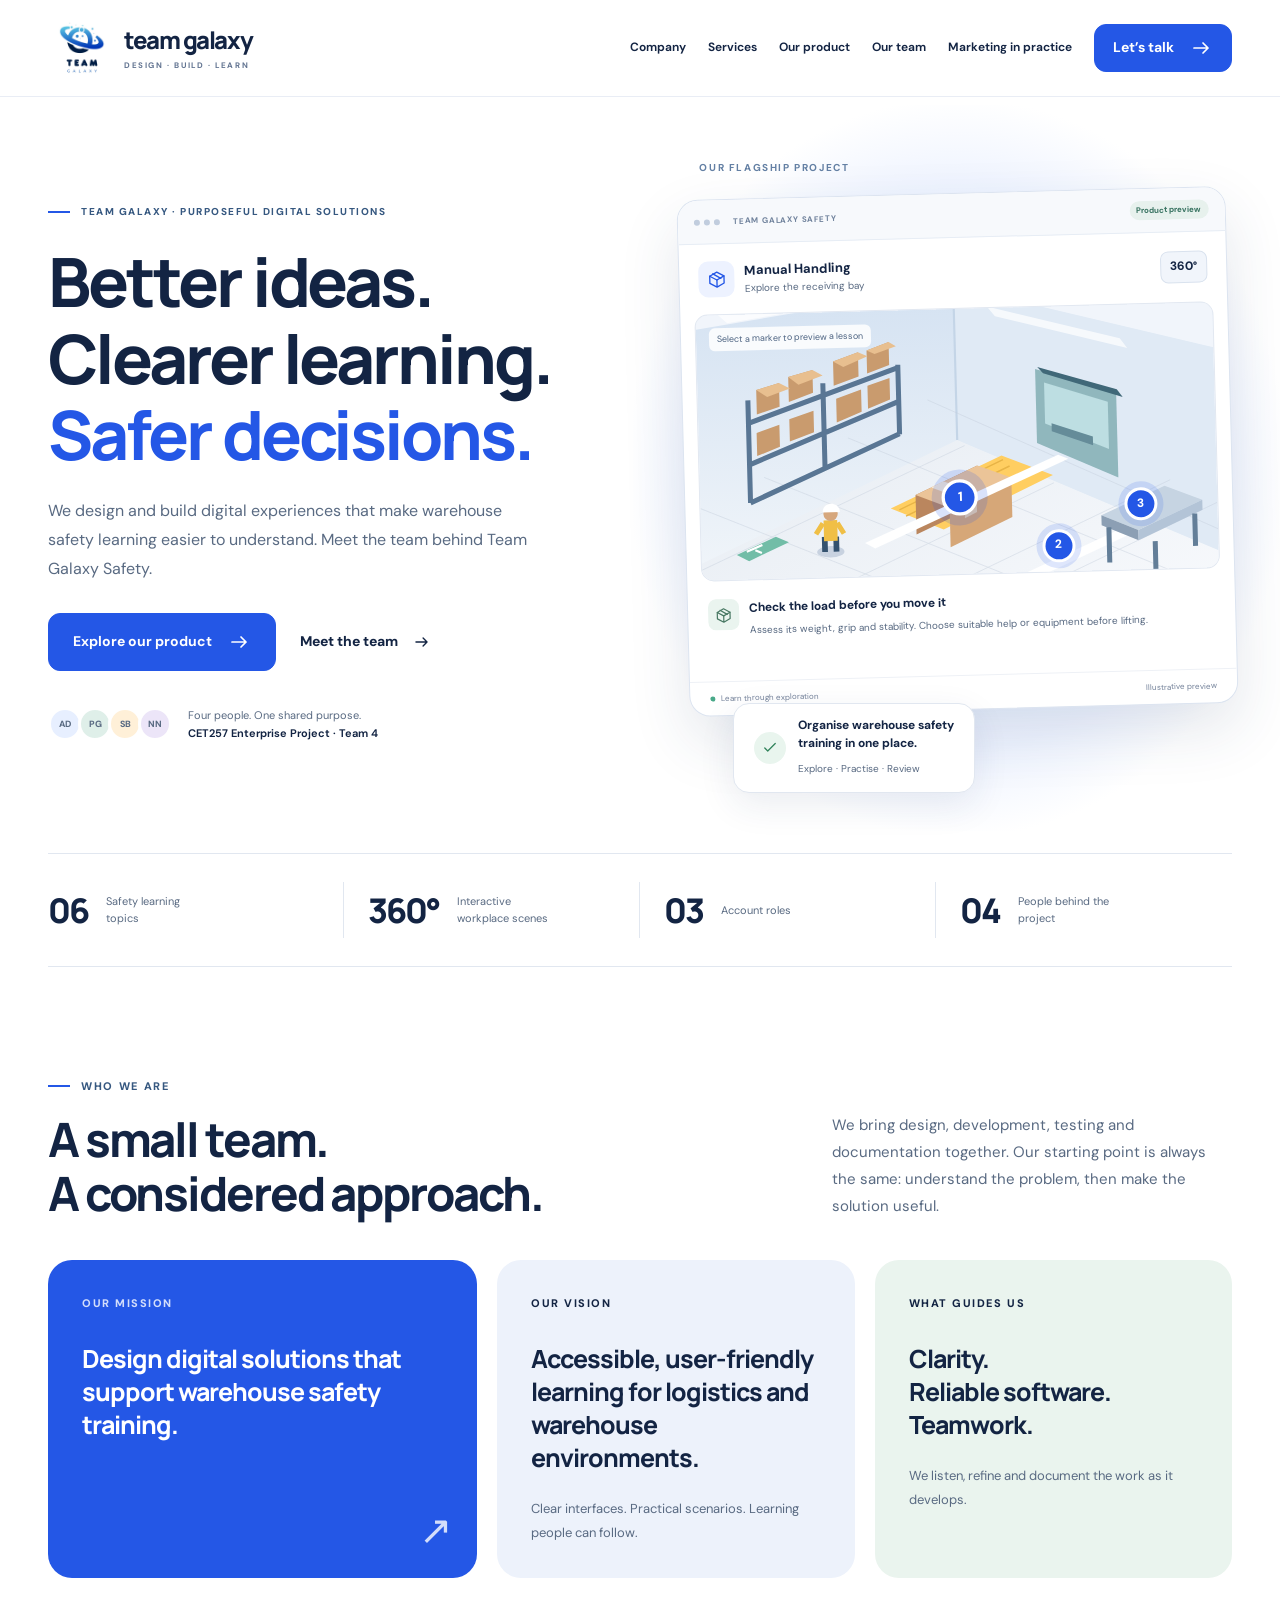
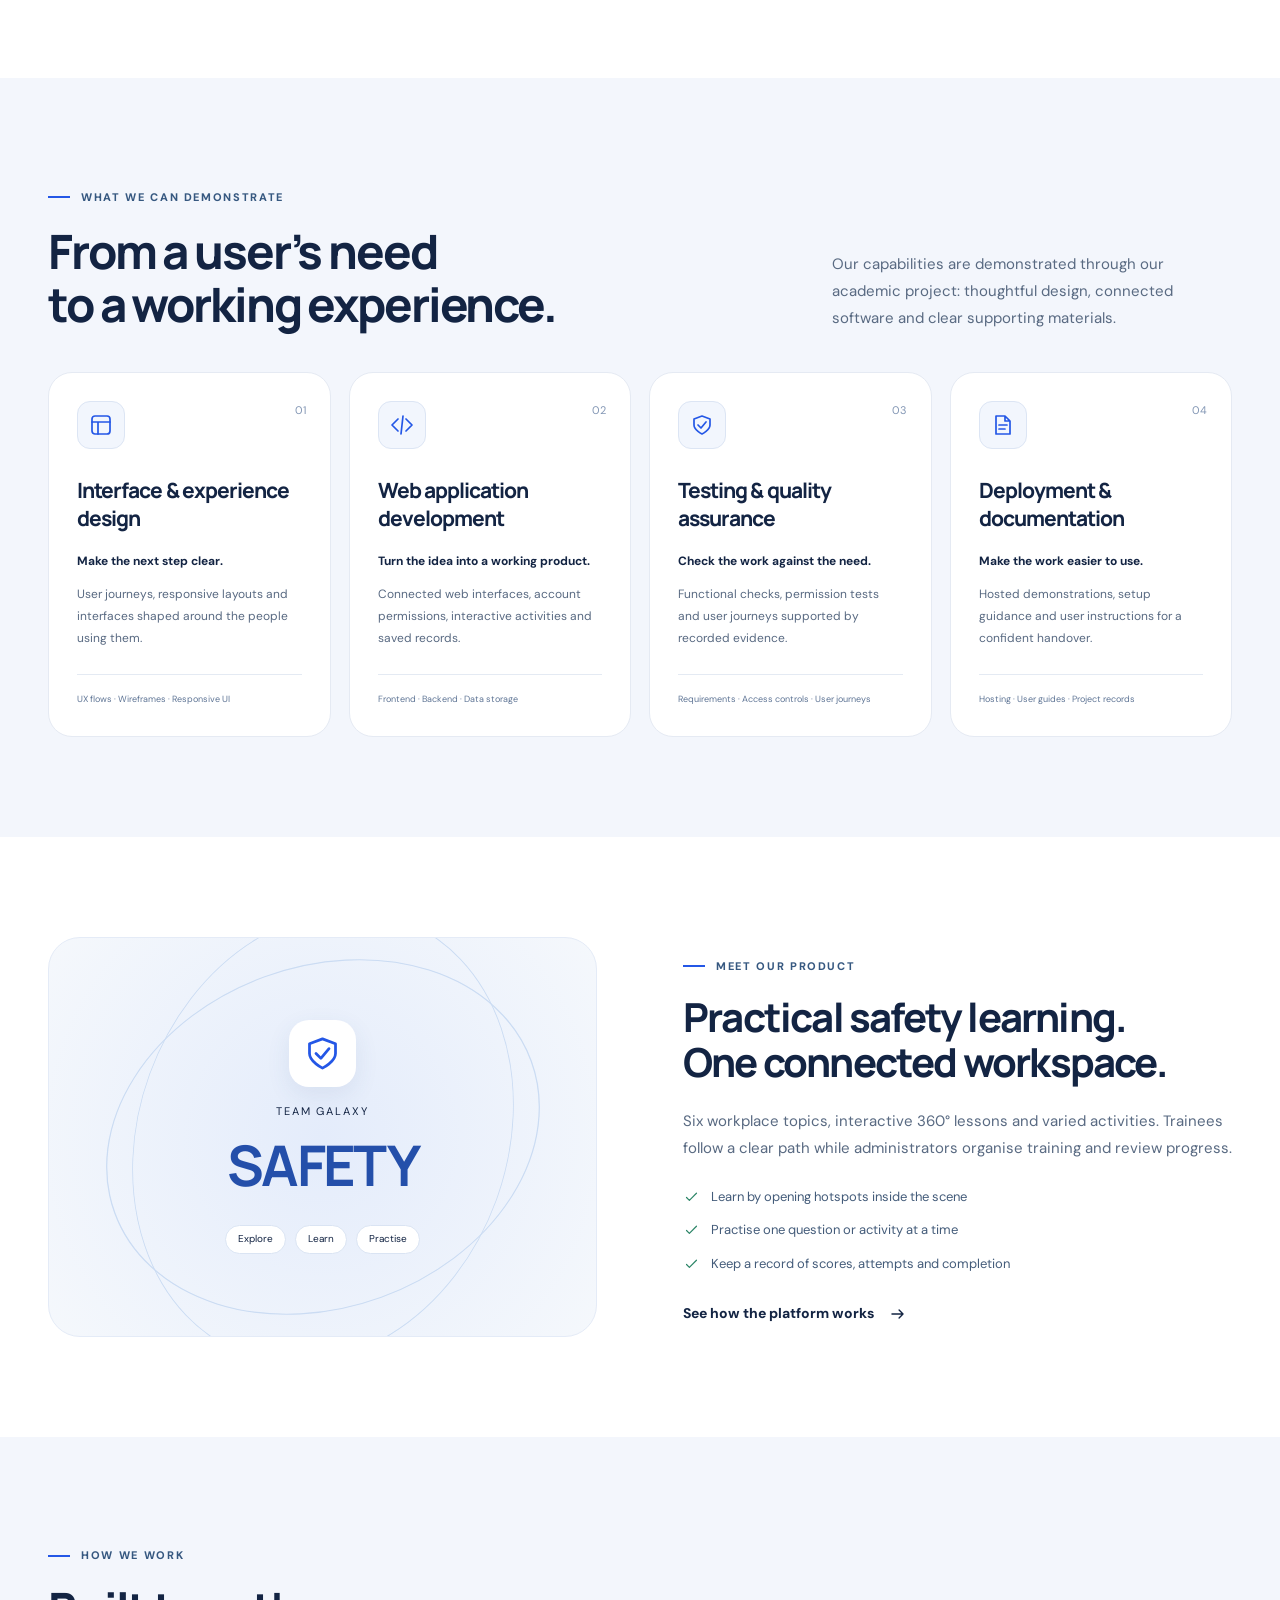
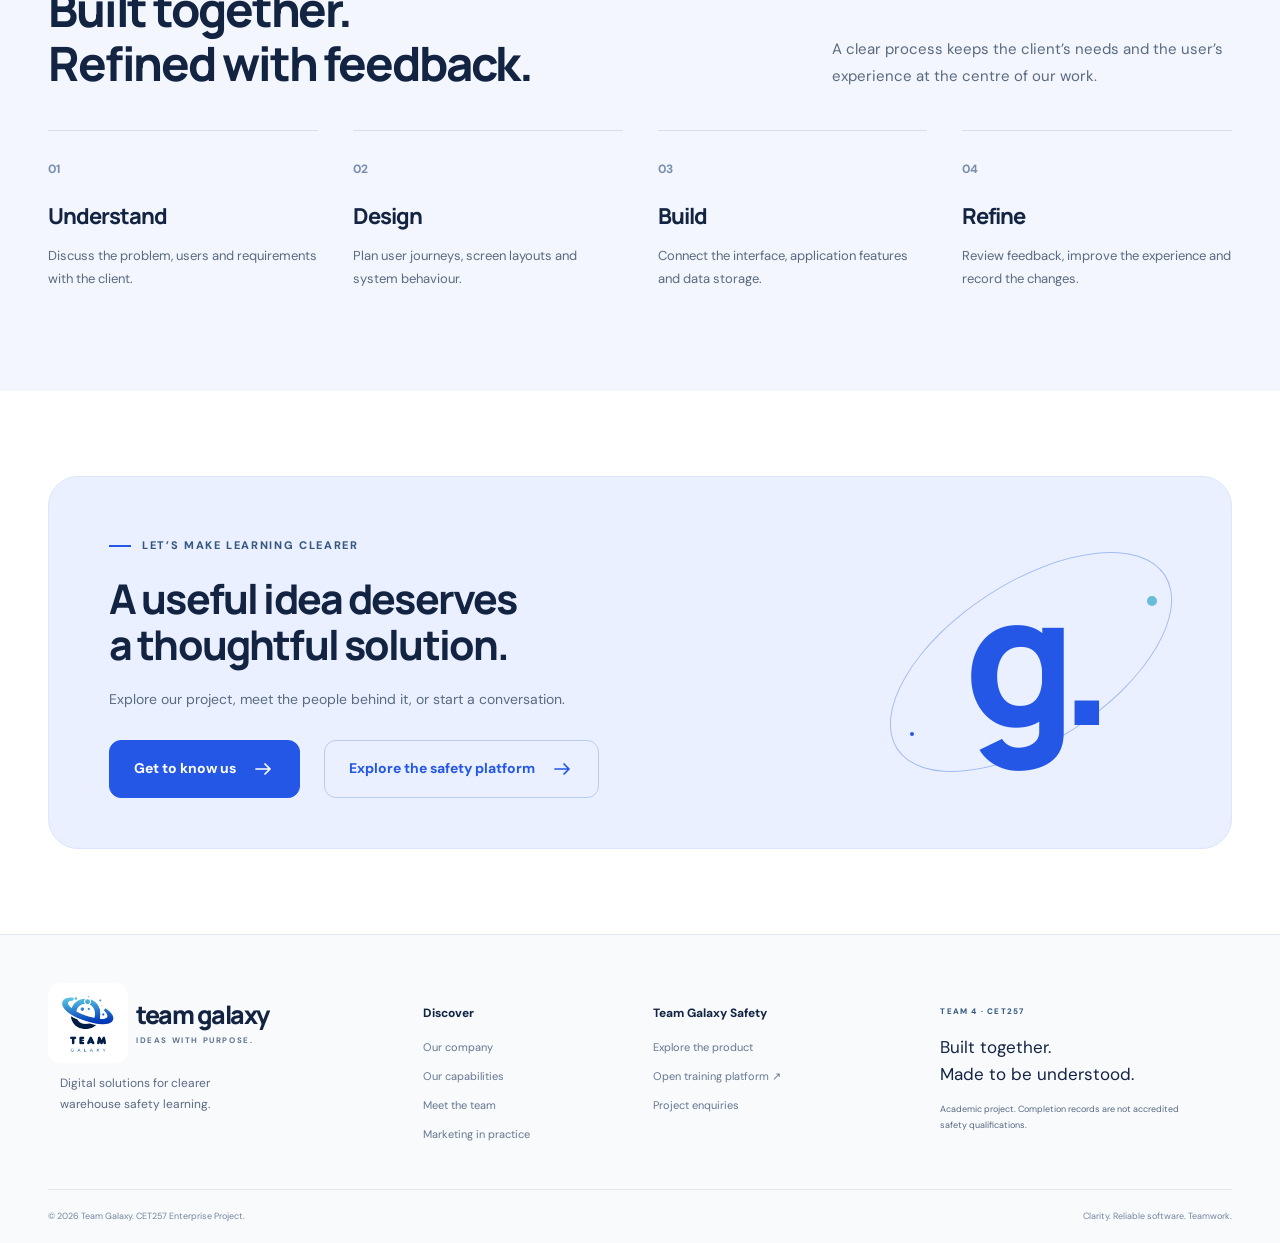
<file: site/index.html>
<!doctype html>
<html lang="en"><head><meta charset="utf-8"><meta name="viewport" content="width=device-width,initial-scale=1"><meta name="theme-color" content="#2457e6"><title>Digital solutions for clearer safety learning | Team Galaxy</title><meta name="description" content="Meet Team Galaxy: four students combining design, development, testing and documentation to build practical warehouse safety learning."><meta property="og:title" content="Digital solutions for clearer safety learning | Team Galaxy"><meta property="og:description" content="Meet Team Galaxy: four students combining design, development, testing and documentation to build practical warehouse safety learning."><meta property="og:type" content="website"><link rel="icon" href="assets/favicon.svg" type="image/svg+xml"><link rel="stylesheet" href="assets/styles.css"><script src="assets/site.js" defer></script></head><body><a class="skip-link" href="#main">Skip to content</a><header class="site-header"><div class="nav-shell"><a class="brand" href="index.html" aria-label="Team Galaxy home"><img src="assets/team-galaxy-logo.jpg" alt="" width="68" height="68"><span>team galaxy<span class="brand-caption">DESIGN · BUILD · LEARN</span></span></a><button class="menu-toggle" type="button" aria-label="Open navigation" aria-controls="site-navigation" aria-expanded="false"><span></span><span></span><span></span></button><nav id="site-navigation" aria-label="Main navigation"><a href="index.html#company">Company</a><a href="index.html#services">Services</a><a href="product.html">Our product</a><a href="team.html">Our team</a><a href="marketing.html">Marketing in practice</a><a class="button button-small" href="contact.html">Let’s talk<svg viewBox="0 0 24 24" fill="none" stroke="currentColor" stroke-width="1.7" stroke-linecap="round" stroke-linejoin="round" aria-hidden="true"><path d="M5 12h14m-5-5 5 5-5 5"/></svg></a></nav></div></header><main id="main"><section class="hero container"><div class="hero-copy"><span class="eyebrow"><span class="label-line"></span>TEAM GALAXY · PURPOSEFUL DIGITAL SOLUTIONS</span><h1>Better ideas.<br>Clearer learning.<br><span>Safer decisions.</span></h1><p>We design and build digital experiences that make warehouse safety learning easier to understand. Meet the team behind Team Galaxy Safety.</p><div class="actions"><a class="button" href="product.html">Explore our product<svg viewBox="0 0 24 24" fill="none" stroke="currentColor" stroke-width="1.7" stroke-linecap="round" stroke-linejoin="round" aria-hidden="true"><path d="M5 12h14m-5-5 5 5-5 5"/></svg></a><a class="text-link" href="team.html">Meet the team<svg viewBox="0 0 24 24" fill="none" stroke="currentColor" stroke-width="1.7" stroke-linecap="round" stroke-linejoin="round" aria-hidden="true"><path d="M5 12h14m-5-5 5 5-5 5"/></svg></a></div><div class="hero-footnote"><span class="mini-avatars"><i>AD</i><i>PG</i><i>SB</i><i>NN</i></span><span>Four people. One shared purpose.<br><strong>CET257 Enterprise Project · Team 4</strong></span></div></div><div class="hero-visual"><span class="visual-tag">OUR FLAGSHIP PROJECT</span><div class="product-window"><div class="window-bar"><span class="window-dots"><i></i><i></i><i></i></span><span>TEAM GALAXY SAFETY</span><span class="preview-badge">Product preview</span></div><div class="preview-toolbar"><span class="preview-icon"><svg viewBox="0 0 24 24" fill="none" stroke="currentColor" stroke-width="1.7" stroke-linecap="round" stroke-linejoin="round" aria-hidden="true"><path d="m12 3 9 5-9 5-9-5 9-5Z"/><path d="M3 8v9l9 5 9-5V8M12 13v9m-5-17 10 6"/></svg></span><div><strong>Manual Handling</strong><span>Explore the receiving bay</span></div><span class="degree-pill">360°</span></div><div class="warehouse-preview"><img src="assets/warehouse.svg" alt="Illustrated warehouse receiving bay with a delivery crate, marked route and packing bench"><button class="hotspot hotspot-load" data-hotspot="load" aria-label="Preview lesson: check the load" aria-pressed="true">1</button><button class="hotspot hotspot-route" data-hotspot="route" aria-label="Preview lesson: clear the route" aria-pressed="false">2</button><button class="hotspot hotspot-bench" data-hotspot="bench" aria-label="Preview lesson: move with control" aria-pressed="false">3</button><span class="scene-hint">Select a marker to preview a lesson</span></div><div class="preview-lesson" aria-live="polite"><span class="lesson-icon"><svg viewBox="0 0 24 24" fill="none" stroke="currentColor" stroke-width="1.7" stroke-linecap="round" stroke-linejoin="round" aria-hidden="true"><path d="m12 3 9 5-9 5-9-5 9-5Z"/><path d="M3 8v9l9 5 9-5V8M12 13v9m-5-17 10 6"/></svg></span><div><strong id="preview-title">Check the load before you move it</strong><p id="preview-description">Assess its weight, grip and stability. Choose suitable help or equipment before lifting.</p></div></div><div class="preview-footer"><span><i></i>Learn through exploration</span><span>Illustrative preview</span></div></div><div class="floating-note"><svg viewBox="0 0 24 24" fill="none" stroke="currentColor" stroke-width="1.7" stroke-linecap="round" stroke-linejoin="round" aria-hidden="true"><path d="m5 12 4 4L19 6"/></svg><div><strong>Organise warehouse safety<br>training in one place.</strong><span>Explore · Practise · Review</span></div></div></div></section>
<section class="fact-strip container" aria-label="Project facts"><div><strong>06</strong><span>Safety learning topics</span></div><div><strong>360°</strong><span>Interactive workplace scenes</span></div><div><strong>03</strong><span>Account roles</span></div><div><strong>04</strong><span>People behind the project</span></div></section>
<section id="company" class="section container"><div class="section-heading"><div><span class="eyebrow"><span class="label-line"></span>WHO WE ARE</span><h2>A small team.<br>A considered approach.</h2></div><p>We bring design, development, testing and documentation together. Our starting point is always the same: understand the problem, then make the solution useful.</p></div><div class="company-grid"><article class="mission-card"><span class="small-label">OUR MISSION</span><h3>Design digital solutions that support warehouse safety training.</h3><span class="mission-arrow" aria-hidden="true">↗</span></article><article class="vision-card"><span class="small-label">OUR VISION</span><h3>Accessible, user-friendly learning for logistics and warehouse environments.</h3><p>Clear interfaces. Practical scenarios. Learning people can follow.</p></article><article class="values-card"><span class="small-label">WHAT GUIDES US</span><h3>Clarity.<br>Reliable software.<br>Teamwork.</h3><p>We listen, refine and document the work as it develops.</p></article></div></section>
<section id="services" class="section section-tinted"><div class="container"><div class="section-heading"><div><span class="eyebrow"><span class="label-line"></span>WHAT WE CAN DEMONSTRATE</span><h2>From a user’s need<br>to a working experience.</h2></div><p>Our capabilities are demonstrated through our academic project: thoughtful design, connected software and clear supporting materials.</p></div><div class="services-grid"><article class="service-card"><span class="service-number">01</span><div class="icon-tile"><svg viewBox="0 0 24 24" fill="none" stroke="currentColor" stroke-width="1.7" stroke-linecap="round" stroke-linejoin="round" aria-hidden="true"><rect x="3" y="3" width="18" height="18" rx="3"/><path d="M3 9h18M9 9v12"/></svg></div><h3>Interface & experience design</h3><strong>Make the next step clear.</strong><p>User journeys, responsive layouts and interfaces shaped around the people using them.</p><span class="card-tags">UX flows · Wireframes · Responsive UI</span></article><article class="service-card"><span class="service-number">02</span><div class="icon-tile"><svg viewBox="0 0 24 24" fill="none" stroke="currentColor" stroke-width="1.7" stroke-linecap="round" stroke-linejoin="round" aria-hidden="true"><path d="m8 6-6 6 6 6m8-12 6 6-6 6m-3-15-2 18"/></svg></div><h3>Web application development</h3><strong>Turn the idea into a working product.</strong><p>Connected web interfaces, account permissions, interactive activities and saved records.</p><span class="card-tags">Frontend · Backend · Data storage</span></article><article class="service-card"><span class="service-number">03</span><div class="icon-tile"><svg viewBox="0 0 24 24" fill="none" stroke="currentColor" stroke-width="1.7" stroke-linecap="round" stroke-linejoin="round" aria-hidden="true"><path d="m12 3 8 3v6c0 5-8 9-8 9s-8-4-8-9V6l8-3Z"/><path d="m8 12 3 3 5-6"/></svg></div><h3>Testing & quality assurance</h3><strong>Check the work against the need.</strong><p>Functional checks, permission tests and user journeys supported by recorded evidence.</p><span class="card-tags">Requirements · Access controls · User journeys</span></article><article class="service-card"><span class="service-number">04</span><div class="icon-tile"><svg viewBox="0 0 24 24" fill="none" stroke="currentColor" stroke-width="1.7" stroke-linecap="round" stroke-linejoin="round" aria-hidden="true"><path d="M14 3H5v18h14V8l-5-5Zm0 0v5h5M8 12h8M8 16h6"/></svg></div><h3>Deployment & documentation</h3><strong>Make the work easier to use.</strong><p>Hosted demonstrations, setup guidance and user instructions for a confident handover.</p><span class="card-tags">Hosting · User guides · Project records</span></article></div></div></section>
<section class="section container"><div class="product-feature"><div class="feature-emblem"><svg viewBox="0 0 24 24" fill="none" stroke="currentColor" stroke-width="1.7" stroke-linecap="round" stroke-linejoin="round" aria-hidden="true"><path d="m12 3 8 3v6c0 5-8 9-8 9s-8-4-8-9V6l8-3Z"/><path d="m8 12 3 3 5-6"/></svg><span>TEAM GALAXY<br><strong>SAFETY</strong></span><div class="emblem-tags"><span>Explore</span><span>Learn</span><span>Practise</span></div></div><div class="feature-copy"><span class="eyebrow"><span class="label-line"></span>MEET OUR PRODUCT</span><h2>Practical safety learning.<br>One connected workspace.</h2><p>Six workplace topics, interactive 360° lessons and varied activities. Trainees follow a clear path while administrators organise training and review progress.</p><ul class="check-list"><li><svg viewBox="0 0 24 24" fill="none" stroke="currentColor" stroke-width="1.7" stroke-linecap="round" stroke-linejoin="round" aria-hidden="true"><path d="m5 12 4 4L19 6"/></svg>Learn by opening hotspots inside the scene</li><li><svg viewBox="0 0 24 24" fill="none" stroke="currentColor" stroke-width="1.7" stroke-linecap="round" stroke-linejoin="round" aria-hidden="true"><path d="m5 12 4 4L19 6"/></svg>Practise one question or activity at a time</li><li><svg viewBox="0 0 24 24" fill="none" stroke="currentColor" stroke-width="1.7" stroke-linecap="round" stroke-linejoin="round" aria-hidden="true"><path d="m5 12 4 4L19 6"/></svg>Keep a record of scores, attempts and completion</li></ul><a class="text-link" href="product.html">See how the platform works<svg viewBox="0 0 24 24" fill="none" stroke="currentColor" stroke-width="1.7" stroke-linecap="round" stroke-linejoin="round" aria-hidden="true"><path d="M5 12h14m-5-5 5 5-5 5"/></svg></a></div></div></section>
<section class="section section-tinted"><div class="container"><div class="section-heading"><div><span class="eyebrow"><span class="label-line"></span>HOW WE WORK</span><h2>Built together.<br>Refined with feedback.</h2></div><p>A clear process keeps the client’s needs and the user’s experience at the centre of our work.</p></div><ol class="process-grid"><li><span>01</span><h3>Understand</h3><p>Discuss the problem, users and requirements with the client.</p></li><li><span>02</span><h3>Design</h3><p>Plan user journeys, screen layouts and system behaviour.</p></li><li><span>03</span><h3>Build</h3><p>Connect the interface, application features and data storage.</p></li><li><span>04</span><h3>Refine</h3><p>Review feedback, improve the experience and record the changes.</p></li></ol></div></section><section class="cta-section container"><div class="cta-copy"><span class="eyebrow"><span class="label-line"></span>LET’S MAKE LEARNING CLEARER</span><h2>A useful idea deserves<br>a thoughtful solution.</h2><p>Explore our project, meet the people behind it, or start a conversation.</p><div class="actions"><a class="button" href="team.html">Get to know us<svg viewBox="0 0 24 24" fill="none" stroke="currentColor" stroke-width="1.7" stroke-linecap="round" stroke-linejoin="round" aria-hidden="true"><path d="M5 12h14m-5-5 5 5-5 5"/></svg></a><a class="button button-outline" href="https://galaxy-safety-sprint-one.onrender.com" target="_blank" rel="noopener noreferrer">Explore the safety platform<svg viewBox="0 0 24 24" fill="none" stroke="currentColor" stroke-width="1.7" stroke-linecap="round" stroke-linejoin="round" aria-hidden="true"><path d="M5 12h14m-5-5 5 5-5 5"/></svg></a></div></div><div class="cta-orbit" aria-hidden="true"><div class="orbit-ring"></div><span>g.</span><i></i><b></b></div></section></main><footer class="site-footer"><div class="footer-grid"><div class="footer-brand"><a class="brand" href="index.html"><img src="assets/team-galaxy-logo.jpg" alt="Team Galaxy logo" width="80" height="80"><span>team galaxy<span class="brand-caption">IDEAS WITH PURPOSE.</span></span></a><p>Digital solutions for clearer<br>warehouse safety learning.</p></div><div><h2>Discover</h2><a href="index.html#company">Our company</a><a href="index.html#services">Our capabilities</a><a href="team.html">Meet the team</a><a href="marketing.html">Marketing in practice</a></div><div><h2>Team Galaxy Safety</h2><a href="product.html">Explore the product</a><a href="https://galaxy-safety-sprint-one.onrender.com" target="_blank" rel="noopener noreferrer">Open training platform ↗</a><a href="contact.html">Project enquiries</a></div><div class="footer-note"><span class="eyebrow">TEAM 4 · CET257</span><p>Built together.<br>Made to be understood.</p><small>Academic project. Completion records are not accredited safety qualifications.</small></div></div><div class="footer-bottom"><span>© 2026 Team Galaxy. CET257 Enterprise Project.</span><span>Clarity. Reliable software. Teamwork.</span></div></footer><div class="toast" role="status" aria-live="polite"></div></body></html>
</file>
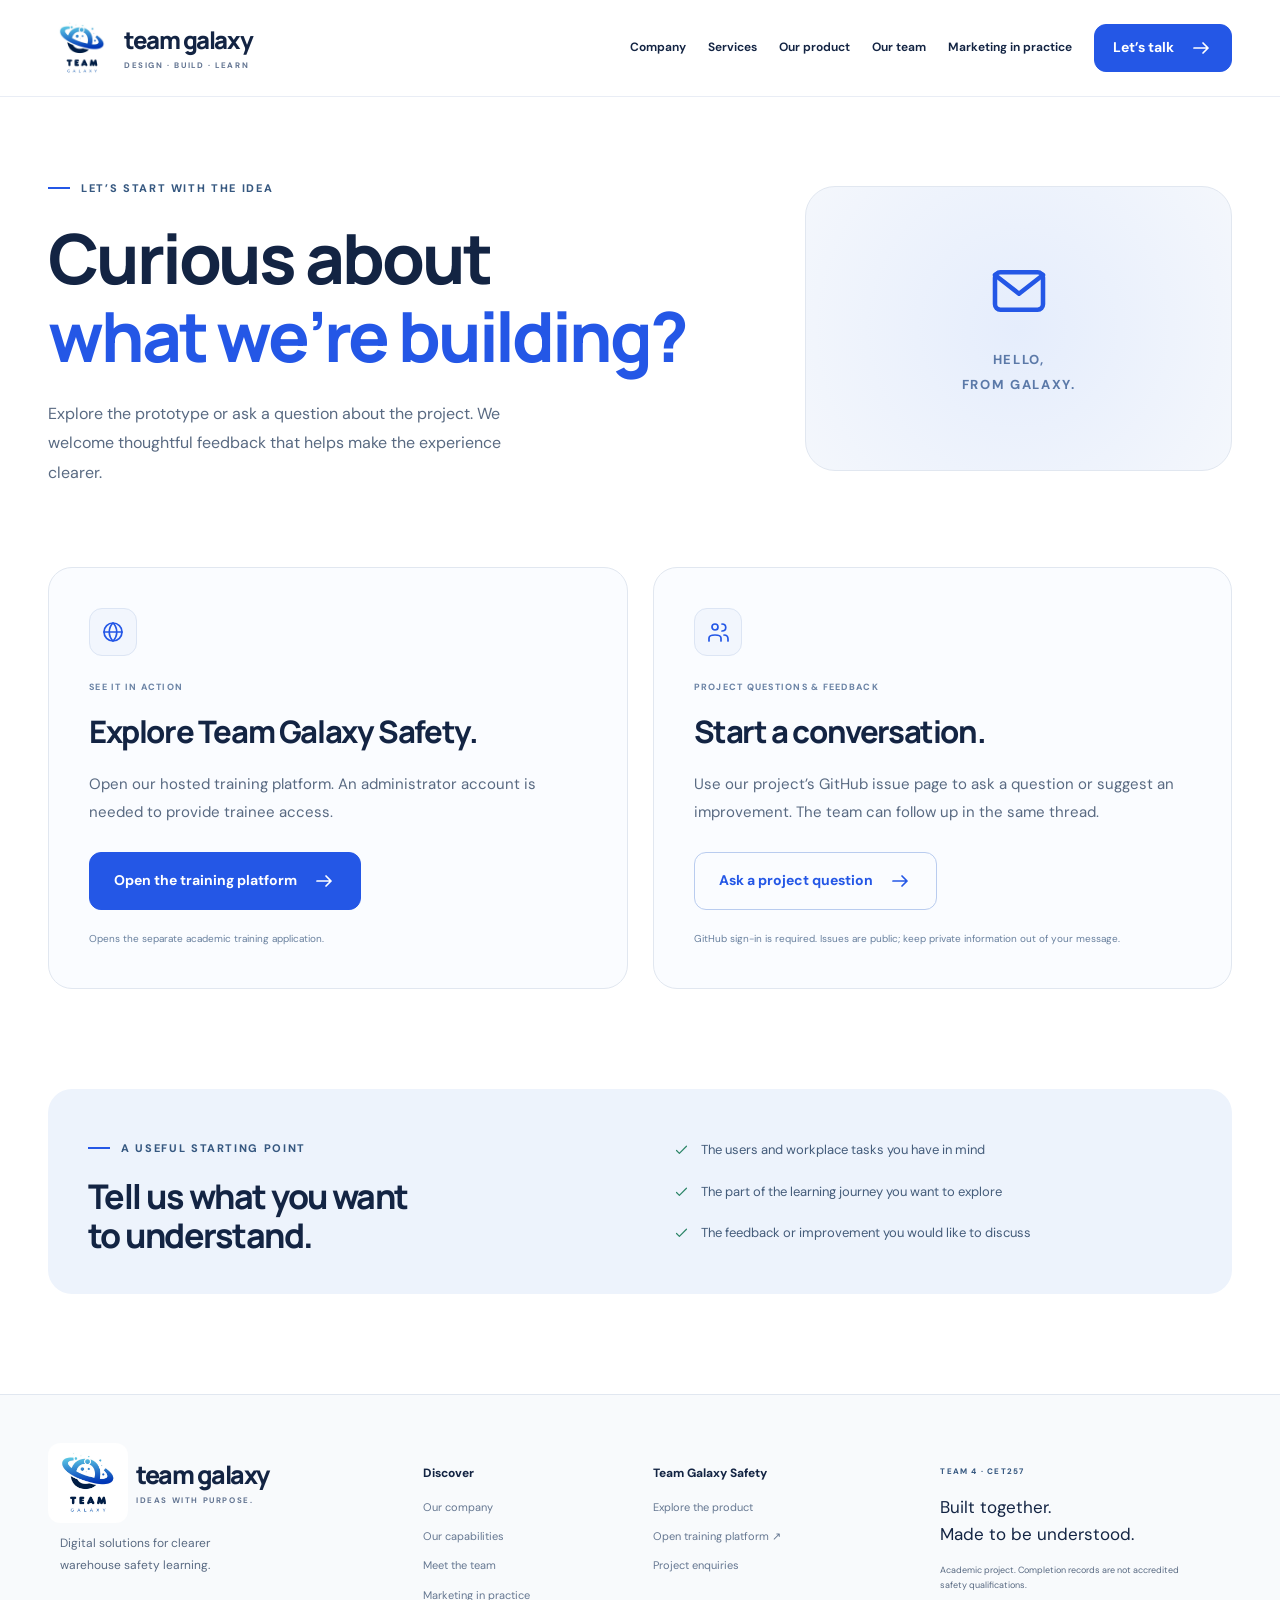
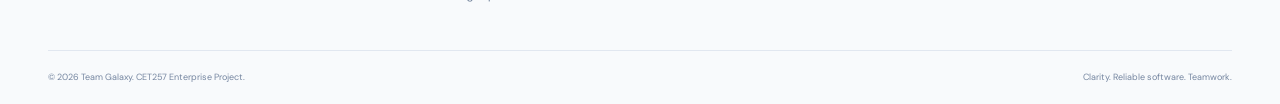
<file: site/contact.html>
<!doctype html>
<html lang="en"><head><meta charset="utf-8"><meta name="viewport" content="width=device-width,initial-scale=1"><meta name="theme-color" content="#2457e6"><title>Explore the project and contact the team | Team Galaxy</title><meta name="description" content="Explore the Team Galaxy Safety prototype or ask a public project question through GitHub."><meta property="og:title" content="Explore the project and contact the team | Team Galaxy"><meta property="og:description" content="Explore the Team Galaxy Safety prototype or ask a public project question through GitHub."><meta property="og:type" content="website"><link rel="icon" href="assets/favicon.svg" type="image/svg+xml"><link rel="stylesheet" href="assets/styles.css"><script src="assets/site.js" defer></script></head><body><a class="skip-link" href="#main">Skip to content</a><header class="site-header"><div class="nav-shell"><a class="brand" href="index.html" aria-label="Team Galaxy home"><img src="assets/team-galaxy-logo.jpg" alt="" width="68" height="68"><span>team galaxy<span class="brand-caption">DESIGN · BUILD · LEARN</span></span></a><button class="menu-toggle" type="button" aria-label="Open navigation" aria-controls="site-navigation" aria-expanded="false"><span></span><span></span><span></span></button><nav id="site-navigation" aria-label="Main navigation"><a href="index.html#company">Company</a><a href="index.html#services">Services</a><a href="product.html">Our product</a><a href="team.html">Our team</a><a href="marketing.html">Marketing in practice</a><a class="button button-small" href="contact.html">Let’s talk<svg viewBox="0 0 24 24" fill="none" stroke="currentColor" stroke-width="1.7" stroke-linecap="round" stroke-linejoin="round" aria-hidden="true"><path d="M5 12h14m-5-5 5 5-5 5"/></svg></a></nav></div></header><main id="main"><section class="page-hero contact-hero container"><div><span class="eyebrow"><span class="label-line"></span>LET’S START WITH THE IDEA</span><h1>Curious about<br><span>what we’re building?</span></h1><p>Explore the prototype or ask a question about the project. We welcome thoughtful feedback that helps make the experience clearer.</p></div><div class="contact-art" aria-hidden="true"><svg viewBox="0 0 24 24" fill="none" stroke="currentColor" stroke-width="1.7" stroke-linecap="round" stroke-linejoin="round" aria-hidden="true"><rect x="3" y="5" width="18" height="14" rx="2"/><path d="m3 6 9 7 9-7"/></svg><span>HELLO,<br>FROM GALAXY.</span></div></section><section class="container contact-options"><article class="contact-card"><span class="icon-tile"><svg viewBox="0 0 24 24" fill="none" stroke="currentColor" stroke-width="1.7" stroke-linecap="round" stroke-linejoin="round" aria-hidden="true"><circle cx="12" cy="12" r="9"/><path d="M3 12h18M12 3c5 5 5 13 0 18-5-5-5-13 0-18Z"/></svg></span><span class="small-label">SEE IT IN ACTION</span><h2>Explore Team Galaxy Safety.</h2><p>Open our hosted training platform. An administrator account is needed to provide trainee access.</p><a class="button" href="https://galaxy-safety-sprint-one.onrender.com" target="_blank" rel="noopener noreferrer">Open the training platform<svg viewBox="0 0 24 24" fill="none" stroke="currentColor" stroke-width="1.7" stroke-linecap="round" stroke-linejoin="round" aria-hidden="true"><path d="M5 12h14m-5-5 5 5-5 5"/></svg></a><small>Opens the separate academic training application.</small></article><article class="contact-card"><span class="icon-tile"><svg viewBox="0 0 24 24" fill="none" stroke="currentColor" stroke-width="1.7" stroke-linecap="round" stroke-linejoin="round" aria-hidden="true"><circle cx="9" cy="7" r="3"/><path d="M3 21v-3c0-4 12-4 12 0v3m1-17c5 0 5 7 0 7m2 4c3 0 4 2 4 4v2"/></svg></span><span class="small-label">PROJECT QUESTIONS & FEEDBACK</span><h2>Start a conversation.</h2><p>Use our project’s GitHub issue page to ask a question or suggest an improvement. The team can follow up in the same thread.</p><a class="button button-outline" href="https://github.com/anuragdahal2025/team-galaxy-website/issues/new" target="_blank" rel="noopener noreferrer">Ask a project question<svg viewBox="0 0 24 24" fill="none" stroke="currentColor" stroke-width="1.7" stroke-linecap="round" stroke-linejoin="round" aria-hidden="true"><path d="M5 12h14m-5-5 5 5-5 5"/></svg></a><small>GitHub sign-in is required. Issues are public; keep private information out of your message.</small></article></section><section class="section container"><div class="conversation-note"><div><span class="eyebrow"><span class="label-line"></span>A USEFUL STARTING POINT</span><h2>Tell us what you want<br>to understand.</h2></div><ul class="check-list"><li><svg viewBox="0 0 24 24" fill="none" stroke="currentColor" stroke-width="1.7" stroke-linecap="round" stroke-linejoin="round" aria-hidden="true"><path d="m5 12 4 4L19 6"/></svg>The users and workplace tasks you have in mind</li><li><svg viewBox="0 0 24 24" fill="none" stroke="currentColor" stroke-width="1.7" stroke-linecap="round" stroke-linejoin="round" aria-hidden="true"><path d="m5 12 4 4L19 6"/></svg>The part of the learning journey you want to explore</li><li><svg viewBox="0 0 24 24" fill="none" stroke="currentColor" stroke-width="1.7" stroke-linecap="round" stroke-linejoin="round" aria-hidden="true"><path d="m5 12 4 4L19 6"/></svg>The feedback or improvement you would like to discuss</li></ul></div></section></main><footer class="site-footer"><div class="footer-grid"><div class="footer-brand"><a class="brand" href="index.html"><img src="assets/team-galaxy-logo.jpg" alt="Team Galaxy logo" width="80" height="80"><span>team galaxy<span class="brand-caption">IDEAS WITH PURPOSE.</span></span></a><p>Digital solutions for clearer<br>warehouse safety learning.</p></div><div><h2>Discover</h2><a href="index.html#company">Our company</a><a href="index.html#services">Our capabilities</a><a href="team.html">Meet the team</a><a href="marketing.html">Marketing in practice</a></div><div><h2>Team Galaxy Safety</h2><a href="product.html">Explore the product</a><a href="https://galaxy-safety-sprint-one.onrender.com" target="_blank" rel="noopener noreferrer">Open training platform ↗</a><a href="contact.html">Project enquiries</a></div><div class="footer-note"><span class="eyebrow">TEAM 4 · CET257</span><p>Built together.<br>Made to be understood.</p><small>Academic project. Completion records are not accredited safety qualifications.</small></div></div><div class="footer-bottom"><span>© 2026 Team Galaxy. CET257 Enterprise Project.</span><span>Clarity. Reliable software. Teamwork.</span></div></footer><div class="toast" role="status" aria-live="polite"></div></body></html>
</file>
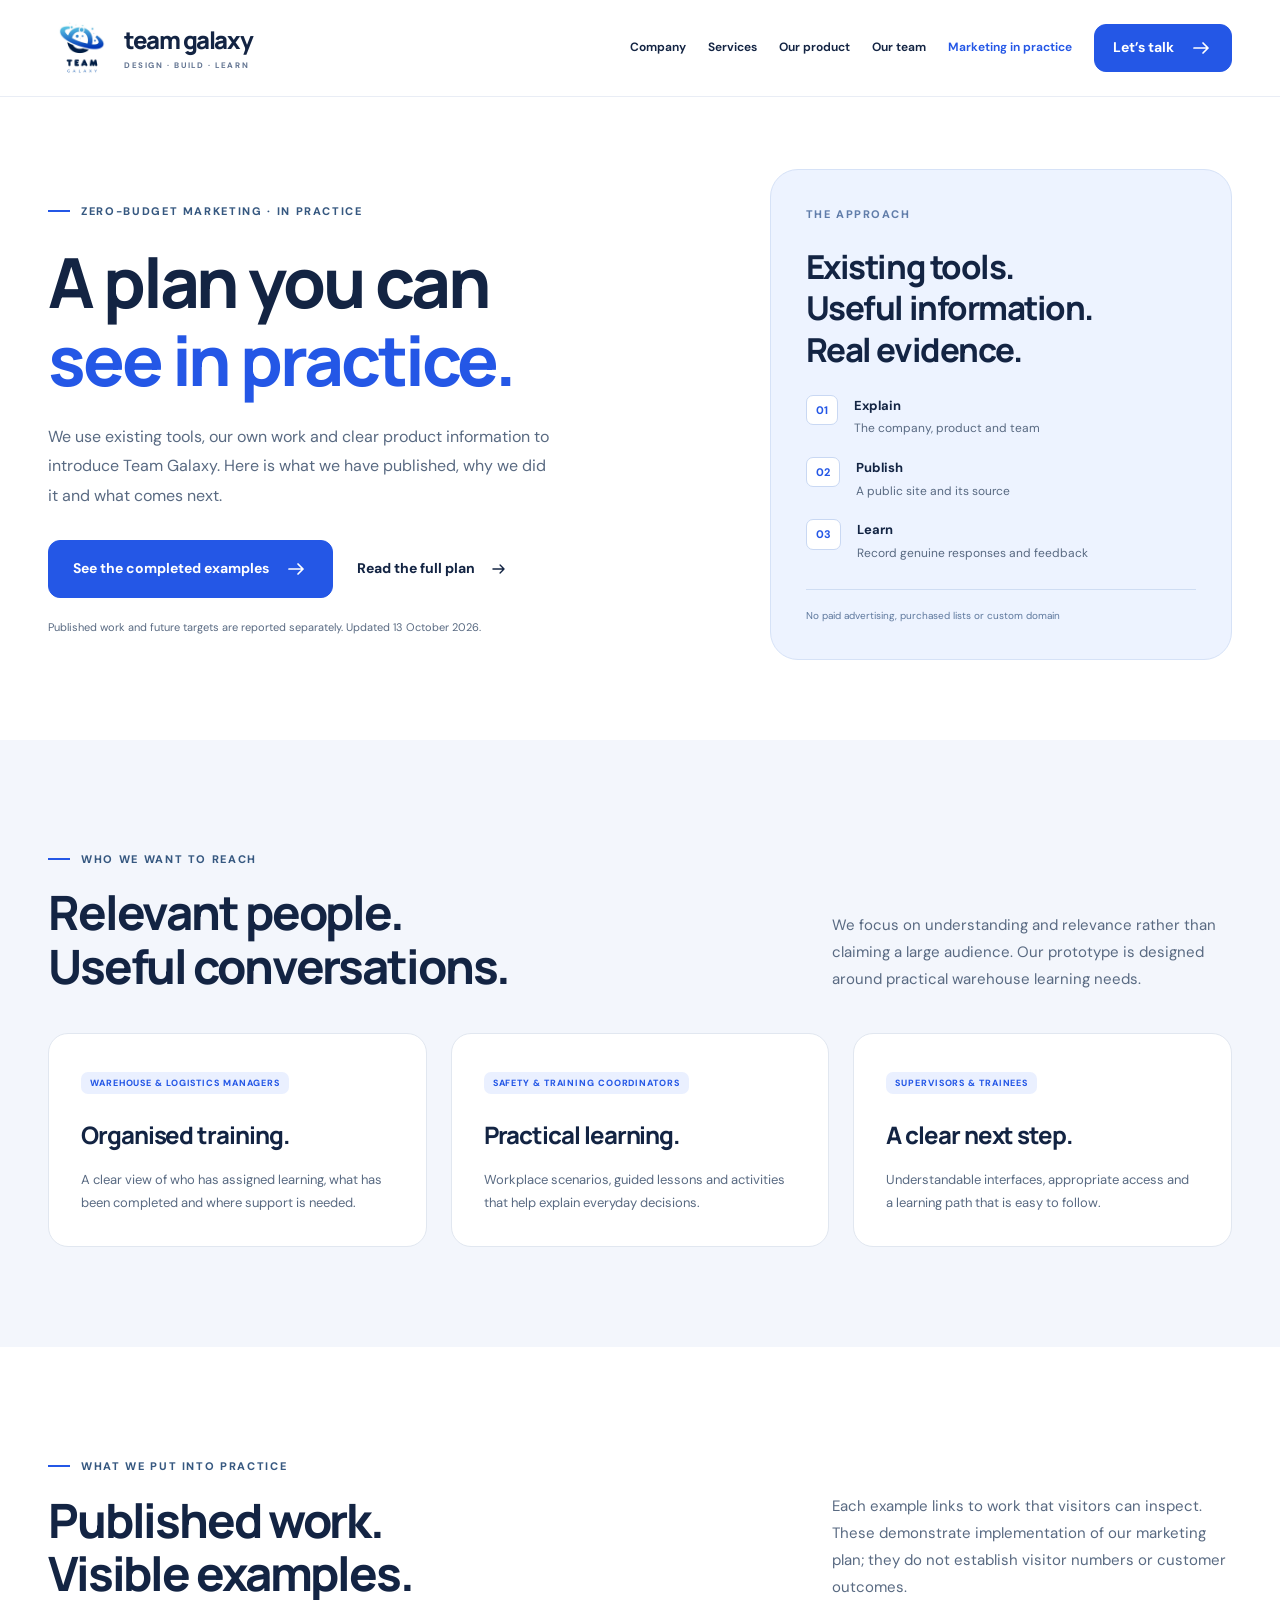
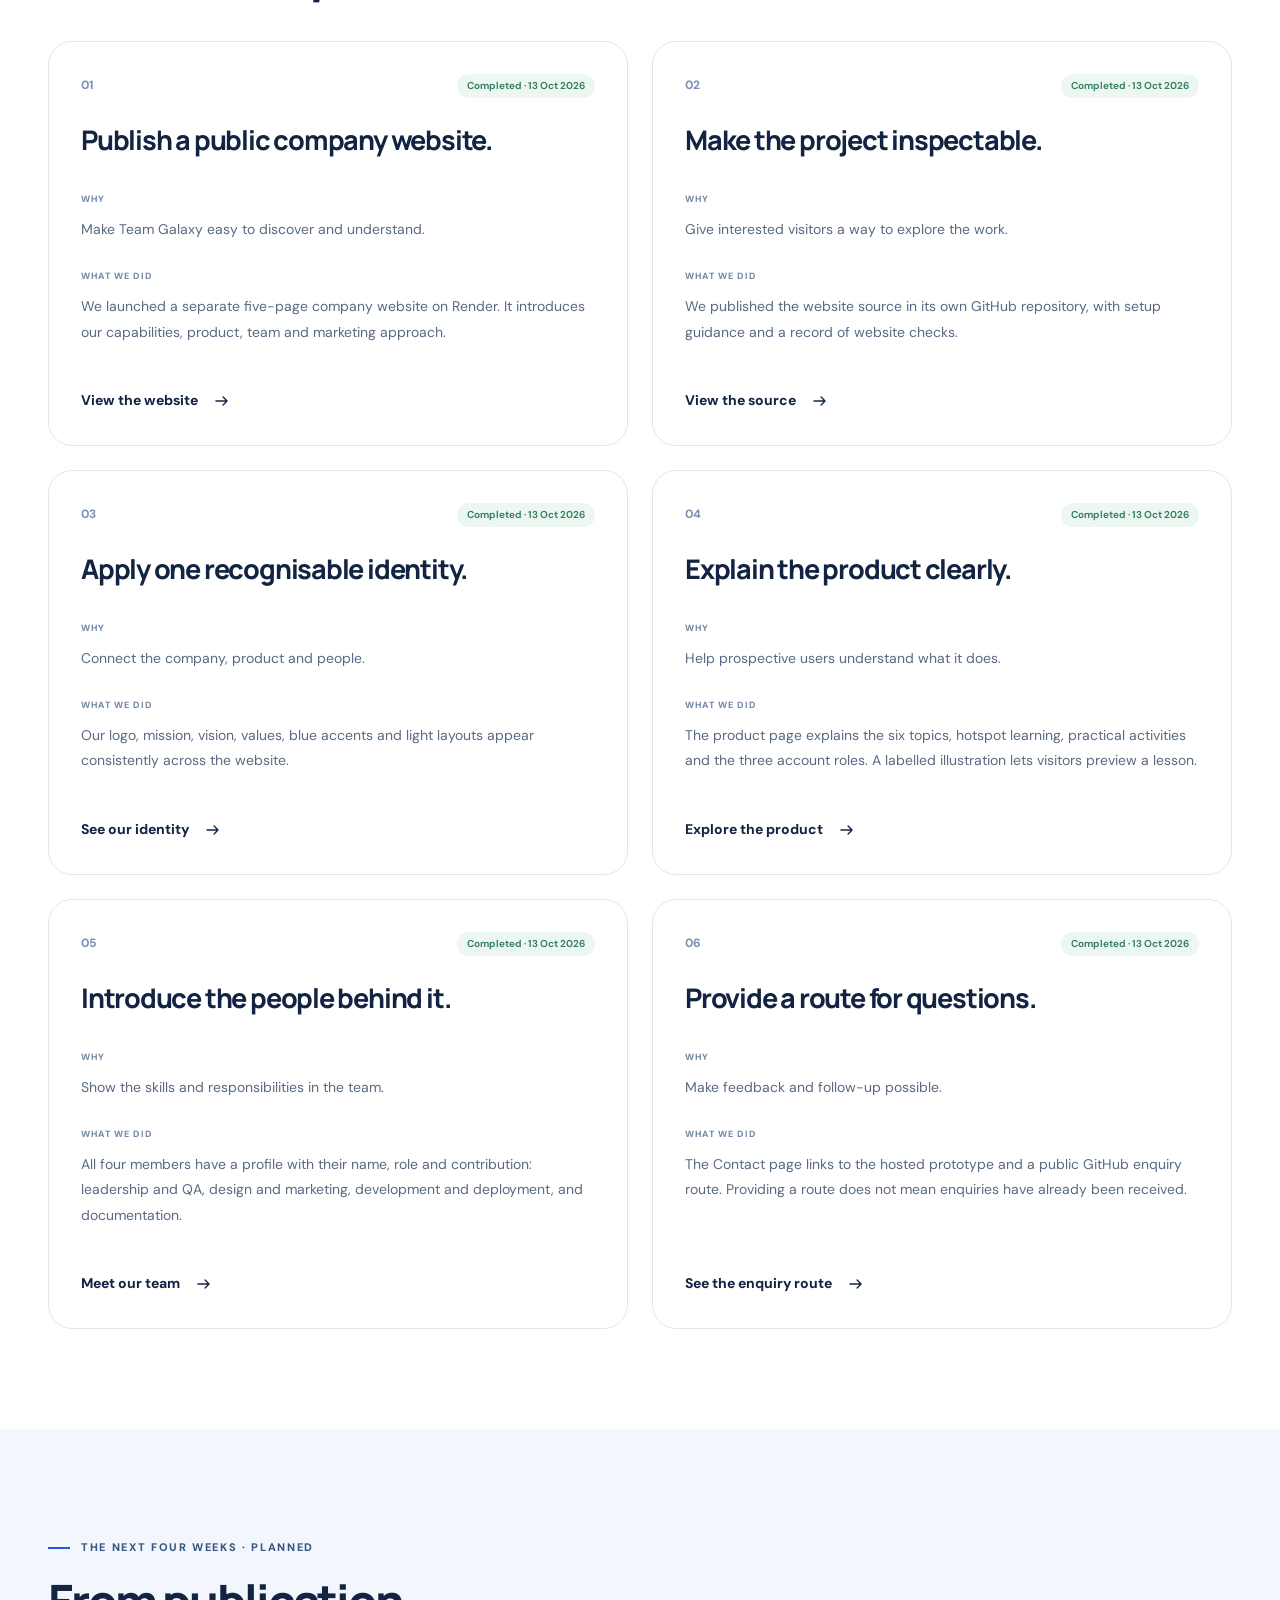
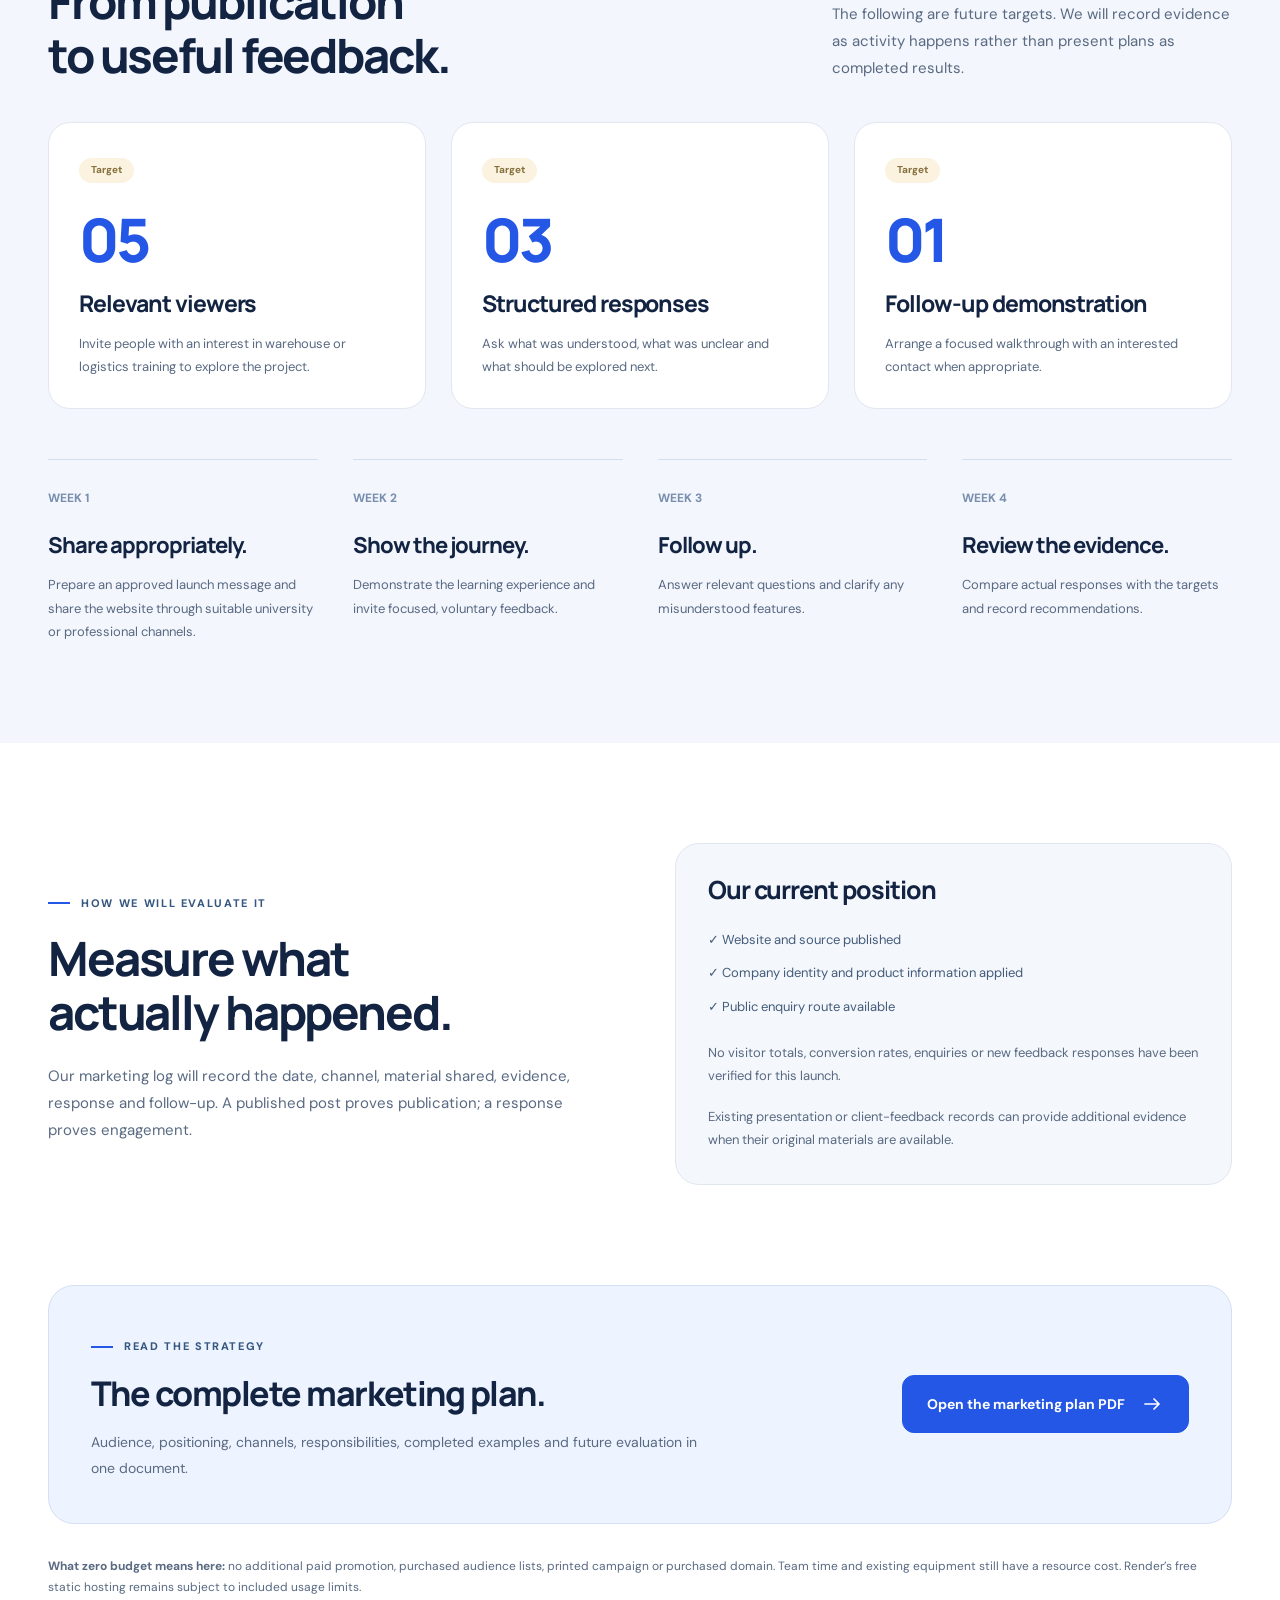
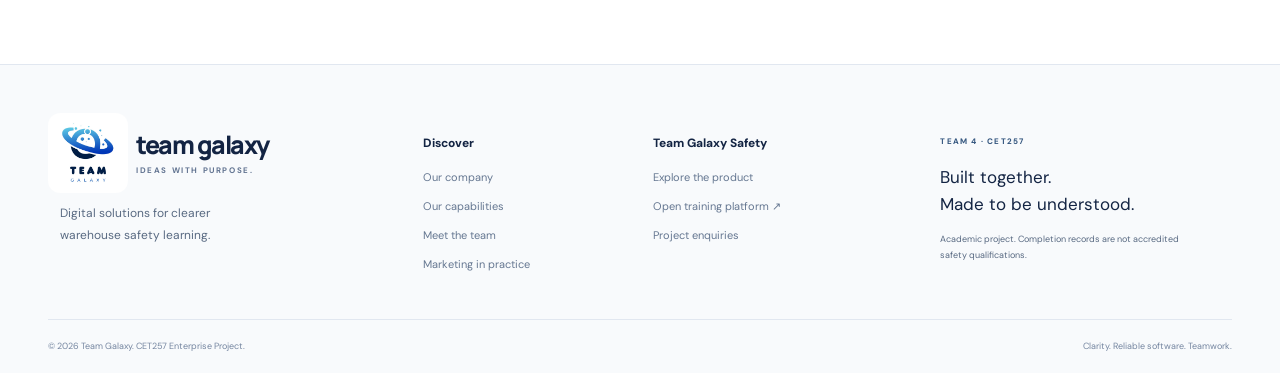
<file: site/marketing.html>
<!doctype html>
<html lang="en"><head><meta charset="utf-8"><meta name="viewport" content="width=device-width,initial-scale=1"><meta name="theme-color" content="#2457e6"><title>Marketing in practice | Team Galaxy</title><meta name="description" content="See Team Galaxy’s zero-budget marketing strategy, completed publishing activities, evidence and future outreach targets."><meta property="og:title" content="Marketing in practice | Team Galaxy"><meta property="og:description" content="See Team Galaxy’s zero-budget marketing strategy, completed publishing activities, evidence and future outreach targets."><meta property="og:type" content="website"><link rel="icon" href="assets/favicon.svg" type="image/svg+xml"><link rel="stylesheet" href="assets/styles.css"><script src="assets/site.js" defer></script></head><body><a class="skip-link" href="#main">Skip to content</a><header class="site-header"><div class="nav-shell"><a class="brand" href="index.html" aria-label="Team Galaxy home"><img src="assets/team-galaxy-logo.jpg" alt="" width="68" height="68"><span>team galaxy<span class="brand-caption">DESIGN · BUILD · LEARN</span></span></a><button class="menu-toggle" type="button" aria-label="Open navigation" aria-controls="site-navigation" aria-expanded="false"><span></span><span></span><span></span></button><nav id="site-navigation" aria-label="Main navigation"><a href="index.html#company">Company</a><a href="index.html#services">Services</a><a href="product.html">Our product</a><a href="team.html">Our team</a><a href="marketing.html" aria-current="page">Marketing in practice</a><a class="button button-small" href="contact.html">Let’s talk<svg viewBox="0 0 24 24" fill="none" stroke="currentColor" stroke-width="1.7" stroke-linecap="round" stroke-linejoin="round" aria-hidden="true"><path d="M5 12h14m-5-5 5 5-5 5"/></svg></a></nav></div></header><main id="main"><section class="page-hero marketing-hero container"><div><span class="eyebrow"><span class="label-line"></span>ZERO-BUDGET MARKETING · IN PRACTICE</span><h1>A plan you can<br><span>see in practice.</span></h1><p>We use existing tools, our own work and clear product information to introduce Team Galaxy. Here is what we have published, why we did it and what comes next.</p><div class="actions"><a class="button" href="#completed">See the completed examples<svg viewBox="0 0 24 24" fill="none" stroke="currentColor" stroke-width="1.7" stroke-linecap="round" stroke-linejoin="round" aria-hidden="true"><path d="M5 12h14m-5-5 5 5-5 5"/></svg></a><a class="text-link" href="assets/documents/Team_Galaxy_Final_Zero_Budget_Marketing_Plan.pdf" target="_blank" rel="noopener noreferrer">Read the full plan<svg viewBox="0 0 24 24" fill="none" stroke="currentColor" stroke-width="1.7" stroke-linecap="round" stroke-linejoin="round" aria-hidden="true"><path d="M5 12h14m-5-5 5 5-5 5"/></svg></a></div><p class="micro-note">Published work and future targets are reported separately. Updated 13 October 2026.</p></div><div class="marketing-plan-card"><span class="small-label">THE APPROACH</span><h2>Existing tools.<br>Useful information.<br>Real evidence.</h2><ol><li><span>01</span><div><strong>Explain</strong><p>The company, product and team</p></div></li><li><span>02</span><div><strong>Publish</strong><p>A public site and its source</p></div></li><li><span>03</span><div><strong>Learn</strong><p>Record genuine responses and feedback</p></div></li></ol><span class="budget-label">No paid advertising, purchased lists or custom domain</span></div></section>
<section class="section section-tinted"><div class="container"><div class="section-heading"><div><span class="eyebrow"><span class="label-line"></span>WHO WE WANT TO REACH</span><h2>Relevant people.<br>Useful conversations.</h2></div><p>We focus on understanding and relevance rather than claiming a large audience. Our prototype is designed around practical warehouse learning needs.</p></div><div class="roles-grid"><article><span class="role-chip">WAREHOUSE & LOGISTICS MANAGERS</span><h3>Organised training.</h3><p>A clear view of who has assigned learning, what has been completed and where support is needed.</p></article><article><span class="role-chip">SAFETY & TRAINING COORDINATORS</span><h3>Practical learning.</h3><p>Workplace scenarios, guided lessons and activities that help explain everyday decisions.</p></article><article><span class="role-chip">SUPERVISORS & TRAINEES</span><h3>A clear next step.</h3><p>Understandable interfaces, appropriate access and a learning path that is easy to follow.</p></article></div></div></section>
<section id="completed" class="section container"><div class="section-heading"><div><span class="eyebrow"><span class="label-line"></span>WHAT WE PUT INTO PRACTICE</span><h2>Published work.<br>Visible examples.</h2></div><p>Each example links to work that visitors can inspect. These demonstrate implementation of our marketing plan; they do not establish visitor numbers or customer outcomes.</p></div><div class="marketing-examples"><article class="marketing-example"><div class="example-top"><span class="example-number">01</span><span class="activity-status">Completed · 13 Oct 2026</span></div><h3>Publish a public company website.</h3><div class="example-copy"><span>WHY</span><p>Make Team Galaxy easy to discover and understand.</p><span>WHAT WE DID</span><p>We launched a separate five-page company website on Render. It introduces our capabilities, product, team and marketing approach.</p></div><a class="text-link" href="index.html">View the website<svg viewBox="0 0 24 24" fill="none" stroke="currentColor" stroke-width="1.7" stroke-linecap="round" stroke-linejoin="round" aria-hidden="true"><path d="M5 12h14m-5-5 5 5-5 5"/></svg></a></article><article class="marketing-example"><div class="example-top"><span class="example-number">02</span><span class="activity-status">Completed · 13 Oct 2026</span></div><h3>Make the project inspectable.</h3><div class="example-copy"><span>WHY</span><p>Give interested visitors a way to explore the work.</p><span>WHAT WE DID</span><p>We published the website source in its own GitHub repository, with setup guidance and a record of website checks.</p></div><a class="text-link" href="https://github.com/anuragdahal2025/team-galaxy-website" target="_blank" rel="noopener noreferrer">View the source<svg viewBox="0 0 24 24" fill="none" stroke="currentColor" stroke-width="1.7" stroke-linecap="round" stroke-linejoin="round" aria-hidden="true"><path d="M5 12h14m-5-5 5 5-5 5"/></svg></a></article><article class="marketing-example"><div class="example-top"><span class="example-number">03</span><span class="activity-status">Completed · 13 Oct 2026</span></div><h3>Apply one recognisable identity.</h3><div class="example-copy"><span>WHY</span><p>Connect the company, product and people.</p><span>WHAT WE DID</span><p>Our logo, mission, vision, values, blue accents and light layouts appear consistently across the website.</p></div><a class="text-link" href="index.html#company">See our identity<svg viewBox="0 0 24 24" fill="none" stroke="currentColor" stroke-width="1.7" stroke-linecap="round" stroke-linejoin="round" aria-hidden="true"><path d="M5 12h14m-5-5 5 5-5 5"/></svg></a></article><article class="marketing-example"><div class="example-top"><span class="example-number">04</span><span class="activity-status">Completed · 13 Oct 2026</span></div><h3>Explain the product clearly.</h3><div class="example-copy"><span>WHY</span><p>Help prospective users understand what it does.</p><span>WHAT WE DID</span><p>The product page explains the six topics, hotspot learning, practical activities and the three account roles. A labelled illustration lets visitors preview a lesson.</p></div><a class="text-link" href="product.html">Explore the product<svg viewBox="0 0 24 24" fill="none" stroke="currentColor" stroke-width="1.7" stroke-linecap="round" stroke-linejoin="round" aria-hidden="true"><path d="M5 12h14m-5-5 5 5-5 5"/></svg></a></article><article class="marketing-example"><div class="example-top"><span class="example-number">05</span><span class="activity-status">Completed · 13 Oct 2026</span></div><h3>Introduce the people behind it.</h3><div class="example-copy"><span>WHY</span><p>Show the skills and responsibilities in the team.</p><span>WHAT WE DID</span><p>All four members have a profile with their name, role and contribution: leadership and QA, design and marketing, development and deployment, and documentation.</p></div><a class="text-link" href="team.html">Meet our team<svg viewBox="0 0 24 24" fill="none" stroke="currentColor" stroke-width="1.7" stroke-linecap="round" stroke-linejoin="round" aria-hidden="true"><path d="M5 12h14m-5-5 5 5-5 5"/></svg></a></article><article class="marketing-example"><div class="example-top"><span class="example-number">06</span><span class="activity-status">Completed · 13 Oct 2026</span></div><h3>Provide a route for questions.</h3><div class="example-copy"><span>WHY</span><p>Make feedback and follow-up possible.</p><span>WHAT WE DID</span><p>The Contact page links to the hosted prototype and a public GitHub enquiry route. Providing a route does not mean enquiries have already been received.</p></div><a class="text-link" href="contact.html">See the enquiry route<svg viewBox="0 0 24 24" fill="none" stroke="currentColor" stroke-width="1.7" stroke-linecap="round" stroke-linejoin="round" aria-hidden="true"><path d="M5 12h14m-5-5 5 5-5 5"/></svg></a></article></div></section>
<section class="section section-tinted"><div class="container"><div class="section-heading"><div><span class="eyebrow"><span class="label-line"></span>THE NEXT FOUR WEEKS · PLANNED</span><h2>From publication<br>to useful feedback.</h2></div><p>The following are future targets. We will record evidence as activity happens rather than present plans as completed results.</p></div><div class="marketing-targets"><article><span class="planned-status">Target</span><strong>05</strong><h3>Relevant viewers</h3><p>Invite people with an interest in warehouse or logistics training to explore the project.</p></article><article><span class="planned-status">Target</span><strong>03</strong><h3>Structured responses</h3><p>Ask what was understood, what was unclear and what should be explored next.</p></article><article><span class="planned-status">Target</span><strong>01</strong><h3>Follow-up demonstration</h3><p>Arrange a focused walkthrough with an interested contact when appropriate.</p></article></div><ol class="process-grid marketing-timeline"><li><span>WEEK 1</span><h3>Share appropriately.</h3><p>Prepare an approved launch message and share the website through suitable university or professional channels.</p></li><li><span>WEEK 2</span><h3>Show the journey.</h3><p>Demonstrate the learning experience and invite focused, voluntary feedback.</p></li><li><span>WEEK 3</span><h3>Follow up.</h3><p>Answer relevant questions and clarify any misunderstood features.</p></li><li><span>WEEK 4</span><h3>Review the evidence.</h3><p>Compare actual responses with the targets and record recommendations.</p></li></ol></div></section>
<section class="section container"><div class="marketing-evaluation"><div><span class="eyebrow"><span class="label-line"></span>HOW WE WILL EVALUATE IT</span><h2>Measure what<br>actually happened.</h2><p>Our marketing log will record the date, channel, material shared, evidence, response and follow-up. A published post proves publication; a response proves engagement.</p></div><div class="marketing-honesty"><h3>Our current position</h3><ul class="check-list"><li>✓ Website and source published</li><li>✓ Company identity and product information applied</li><li>✓ Public enquiry route available</li></ul><p>No visitor totals, conversion rates, enquiries or new feedback responses have been verified for this launch.</p><p>Existing presentation or client-feedback records can provide additional evidence when their original materials are available.</p></div></div></section>
<section class="container plan-download"><div><span class="eyebrow"><span class="label-line"></span>READ THE STRATEGY</span><h2>The complete marketing plan.</h2><p>Audience, positioning, channels, responsibilities, completed examples and future evaluation in one document.</p></div><a class="button" href="assets/documents/Team_Galaxy_Final_Zero_Budget_Marketing_Plan.pdf" target="_blank" rel="noopener noreferrer">Open the marketing plan PDF<svg viewBox="0 0 24 24" fill="none" stroke="currentColor" stroke-width="1.7" stroke-linecap="round" stroke-linejoin="round" aria-hidden="true"><path d="M5 12h14m-5-5 5 5-5 5"/></svg></a></section>
<section class="container marketing-budget-note"><p><strong>What zero budget means here:</strong> no additional paid promotion, purchased audience lists, printed campaign or purchased domain. Team time and existing equipment still have a resource cost. Render’s free static hosting remains subject to included usage limits.</p></section></main><footer class="site-footer"><div class="footer-grid"><div class="footer-brand"><a class="brand" href="index.html"><img src="assets/team-galaxy-logo.jpg" alt="Team Galaxy logo" width="80" height="80"><span>team galaxy<span class="brand-caption">IDEAS WITH PURPOSE.</span></span></a><p>Digital solutions for clearer<br>warehouse safety learning.</p></div><div><h2>Discover</h2><a href="index.html#company">Our company</a><a href="index.html#services">Our capabilities</a><a href="team.html">Meet the team</a><a href="marketing.html">Marketing in practice</a></div><div><h2>Team Galaxy Safety</h2><a href="product.html">Explore the product</a><a href="https://galaxy-safety-sprint-one.onrender.com" target="_blank" rel="noopener noreferrer">Open training platform ↗</a><a href="contact.html">Project enquiries</a></div><div class="footer-note"><span class="eyebrow">TEAM 4 · CET257</span><p>Built together.<br>Made to be understood.</p><small>Academic project. Completion records are not accredited safety qualifications.</small></div></div><div class="footer-bottom"><span>© 2026 Team Galaxy. CET257 Enterprise Project.</span><span>Clarity. Reliable software. Teamwork.</span></div></footer><div class="toast" role="status" aria-live="polite"></div></body></html>
</file>
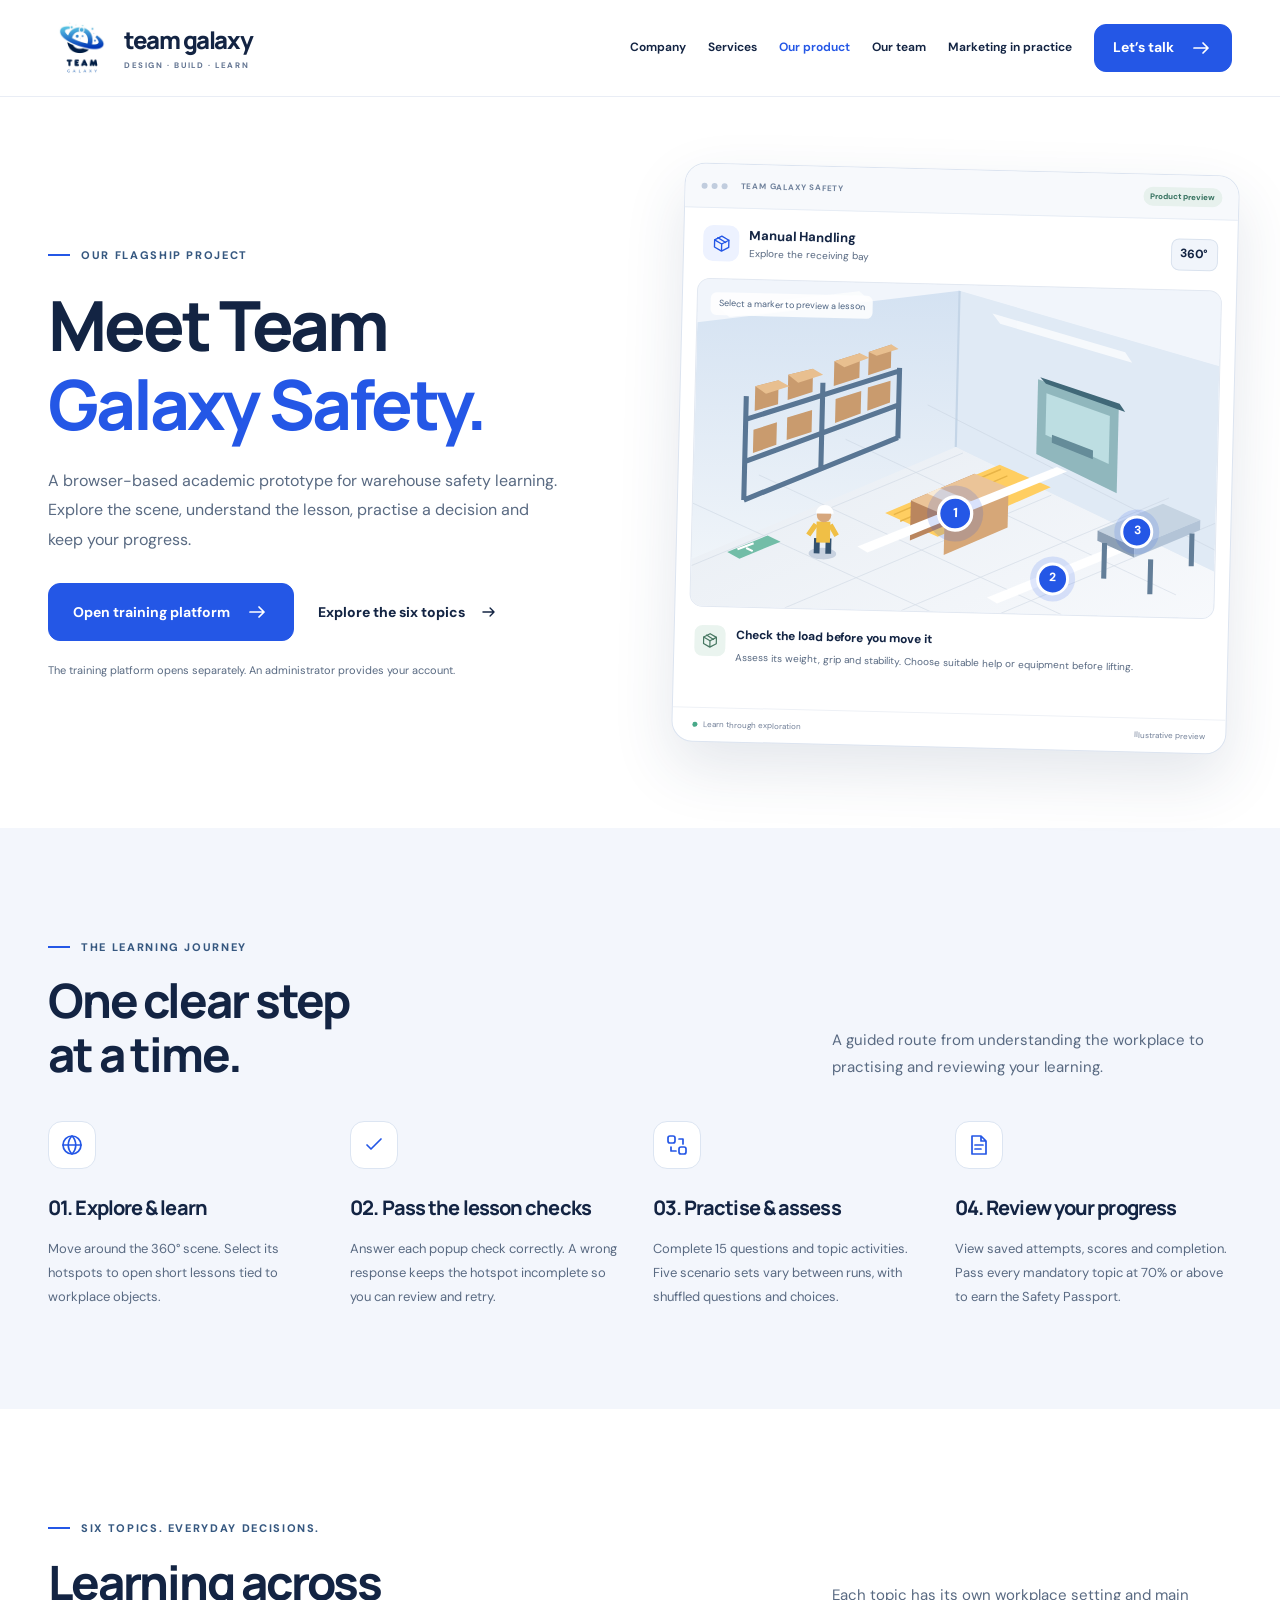
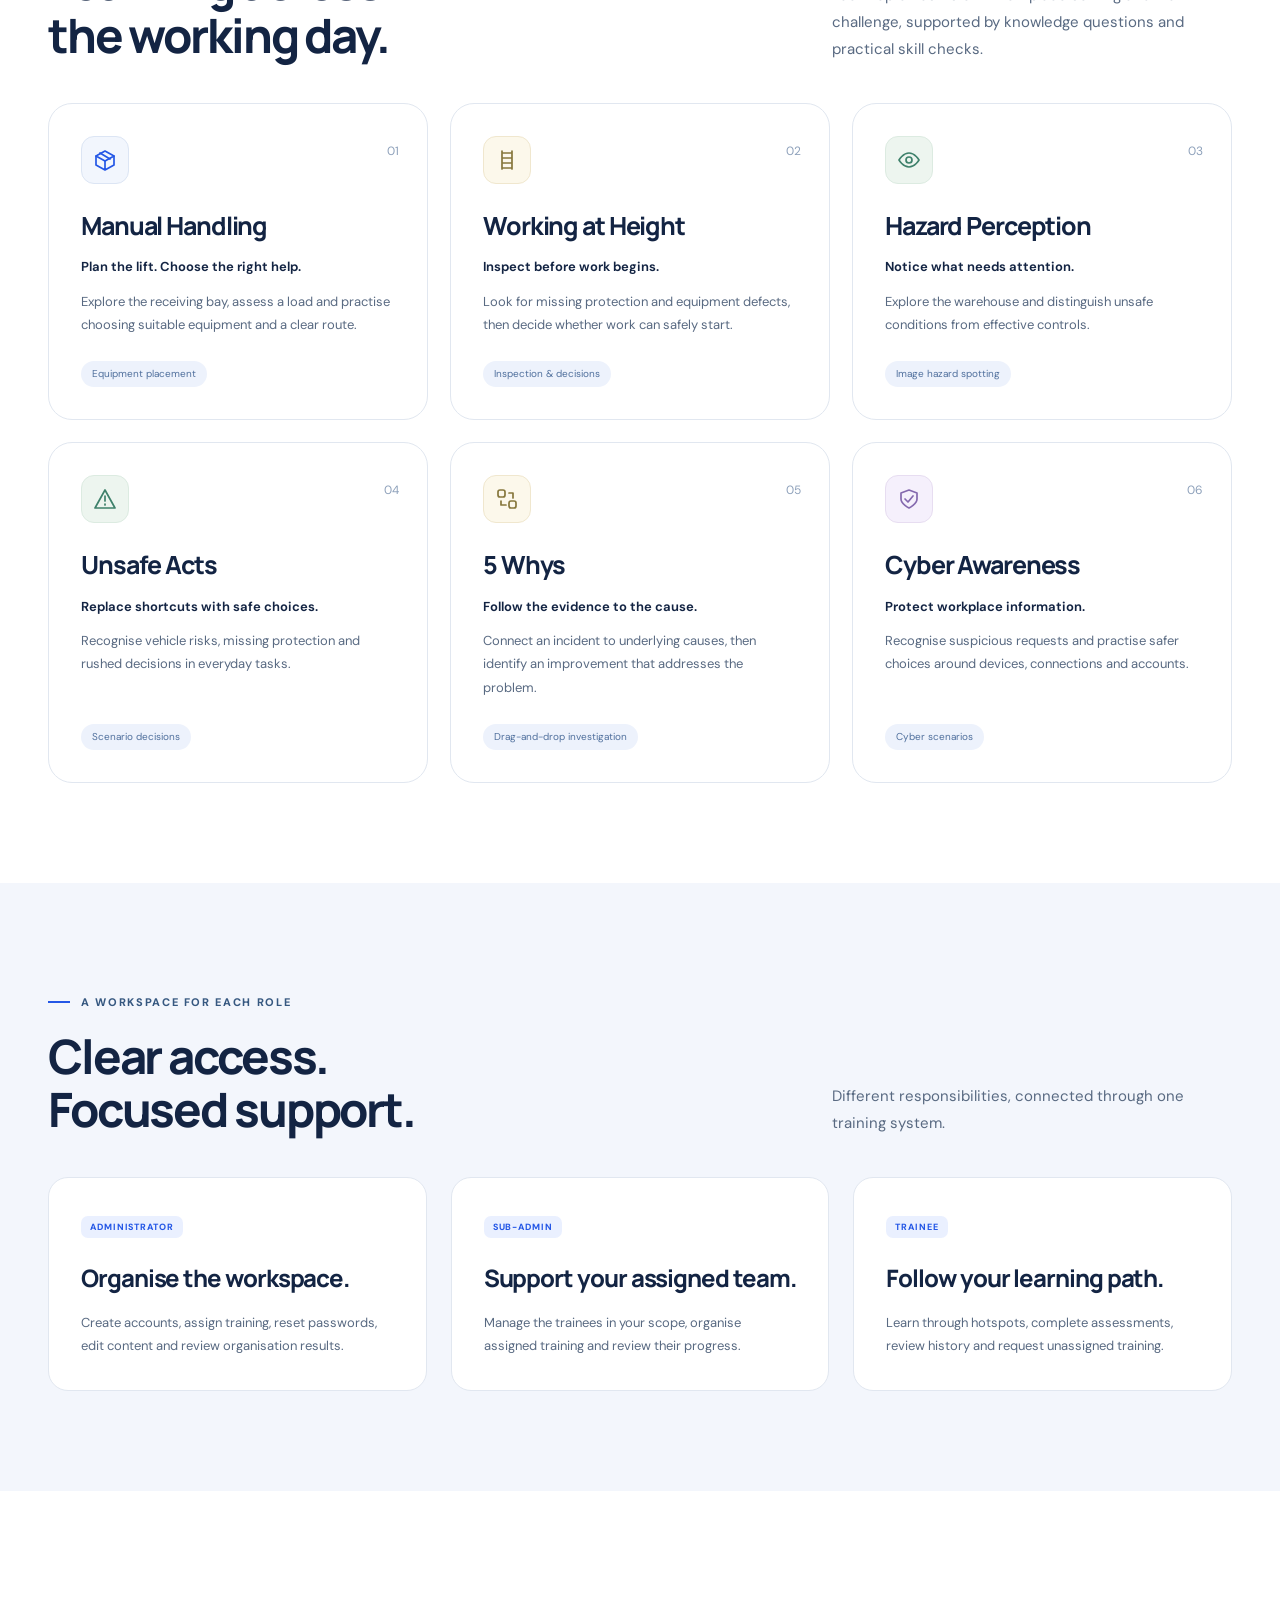
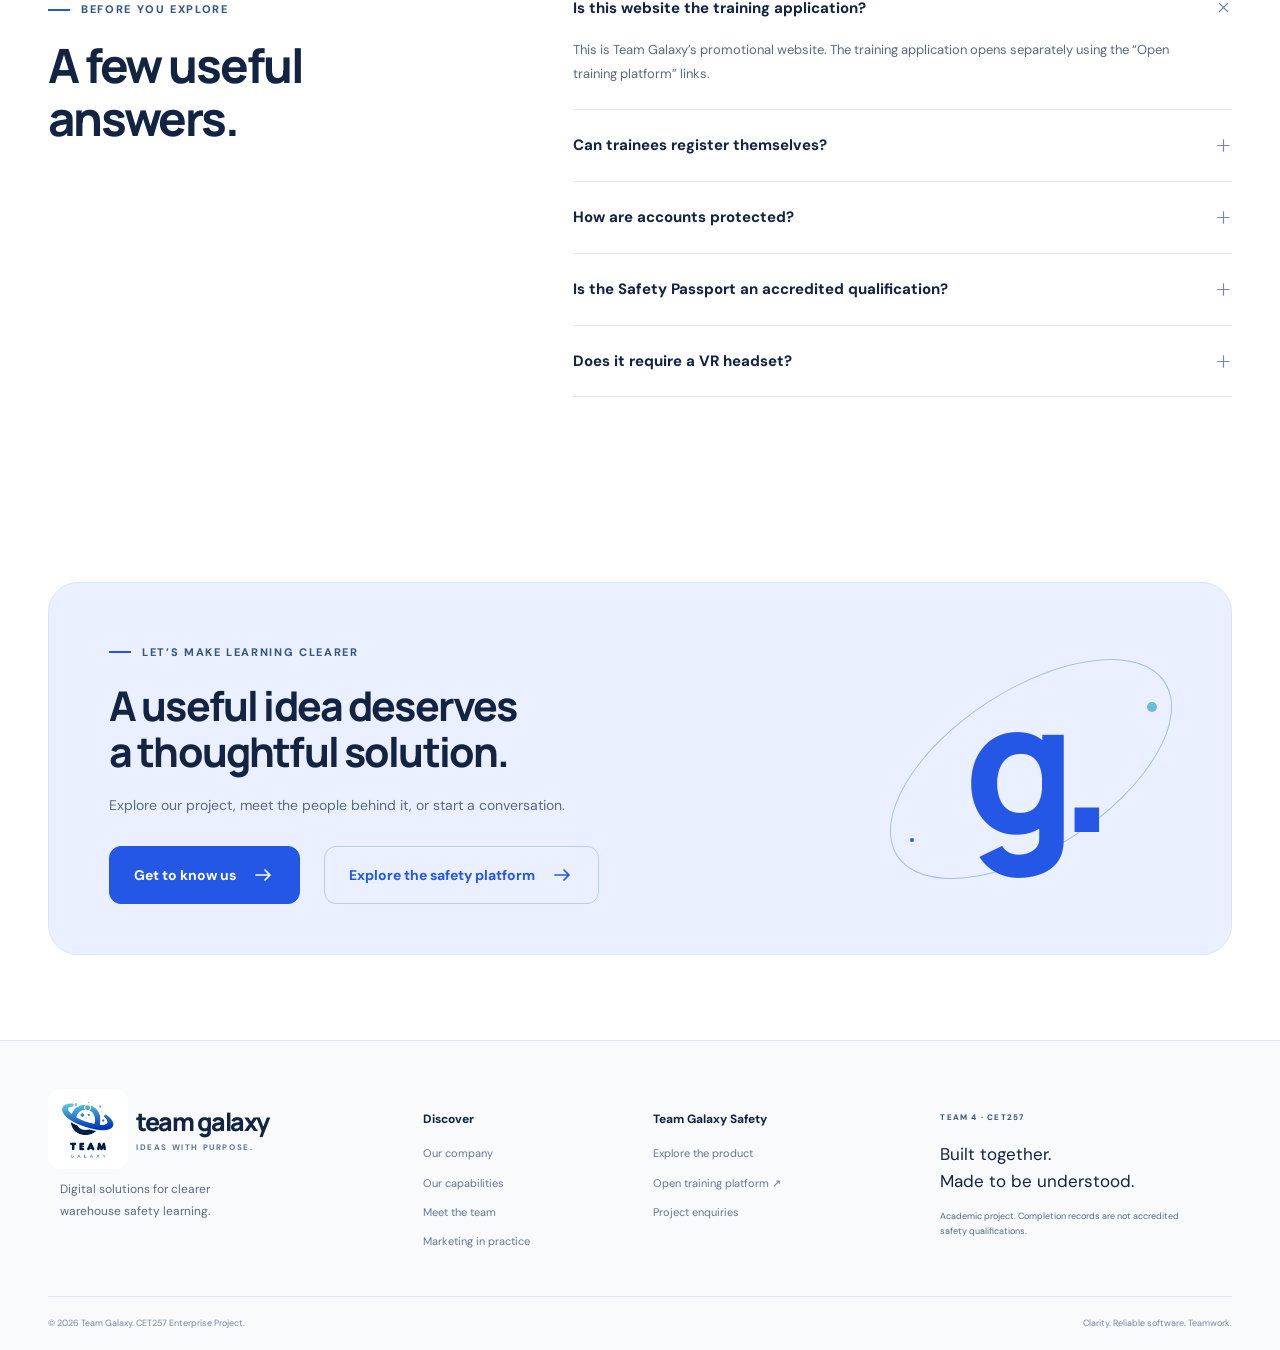
<file: site/product.html>
<!doctype html>
<html lang="en"><head><meta charset="utf-8"><meta name="viewport" content="width=device-width,initial-scale=1"><meta name="theme-color" content="#2457e6"><title>Team Galaxy Safety — explore our product | Team Galaxy</title><meta name="description" content="Explore six warehouse safety topics, interactive 360-degree lessons, practical assessments and saved learning progress."><meta property="og:title" content="Team Galaxy Safety — explore our product | Team Galaxy"><meta property="og:description" content="Explore six warehouse safety topics, interactive 360-degree lessons, practical assessments and saved learning progress."><meta property="og:type" content="website"><link rel="icon" href="assets/favicon.svg" type="image/svg+xml"><link rel="stylesheet" href="assets/styles.css"><script src="assets/site.js" defer></script></head><body><a class="skip-link" href="#main">Skip to content</a><header class="site-header"><div class="nav-shell"><a class="brand" href="index.html" aria-label="Team Galaxy home"><img src="assets/team-galaxy-logo.jpg" alt="" width="68" height="68"><span>team galaxy<span class="brand-caption">DESIGN · BUILD · LEARN</span></span></a><button class="menu-toggle" type="button" aria-label="Open navigation" aria-controls="site-navigation" aria-expanded="false"><span></span><span></span><span></span></button><nav id="site-navigation" aria-label="Main navigation"><a href="index.html#company">Company</a><a href="index.html#services">Services</a><a href="product.html" aria-current="page">Our product</a><a href="team.html">Our team</a><a href="marketing.html">Marketing in practice</a><a class="button button-small" href="contact.html">Let’s talk<svg viewBox="0 0 24 24" fill="none" stroke="currentColor" stroke-width="1.7" stroke-linecap="round" stroke-linejoin="round" aria-hidden="true"><path d="M5 12h14m-5-5 5 5-5 5"/></svg></a></nav></div></header><main id="main"><section class="page-hero container"><div><span class="eyebrow"><span class="label-line"></span>OUR FLAGSHIP PROJECT</span><h1>Meet Team<br><span>Galaxy Safety.</span></h1><p>A browser-based academic prototype for warehouse safety learning. Explore the scene, understand the lesson, practise a decision and keep your progress.</p><div class="actions"><a class="button" href="https://galaxy-safety-sprint-one.onrender.com" target="_blank" rel="noopener noreferrer">Open training platform<svg viewBox="0 0 24 24" fill="none" stroke="currentColor" stroke-width="1.7" stroke-linecap="round" stroke-linejoin="round" aria-hidden="true"><path d="M5 12h14m-5-5 5 5-5 5"/></svg></a><a class="text-link" href="#topics">Explore the six topics<svg viewBox="0 0 24 24" fill="none" stroke="currentColor" stroke-width="1.7" stroke-linecap="round" stroke-linejoin="round" aria-hidden="true"><path d="M5 12h14m-5-5 5 5-5 5"/></svg></a></div><p class="micro-note">The training platform opens separately. An administrator provides your account.</p></div><div class="product-hero-visual"><div class="product-window"><div class="window-bar"><span class="window-dots"><i></i><i></i><i></i></span><span>TEAM GALAXY SAFETY</span><span class="preview-badge">Product preview</span></div><div class="preview-toolbar"><span class="preview-icon"><svg viewBox="0 0 24 24" fill="none" stroke="currentColor" stroke-width="1.7" stroke-linecap="round" stroke-linejoin="round" aria-hidden="true"><path d="m12 3 9 5-9 5-9-5 9-5Z"/><path d="M3 8v9l9 5 9-5V8M12 13v9m-5-17 10 6"/></svg></span><div><strong>Manual Handling</strong><span>Explore the receiving bay</span></div><span class="degree-pill">360°</span></div><div class="warehouse-preview"><img src="assets/warehouse.svg" alt="Illustrated warehouse receiving bay with a delivery crate, marked route and packing bench"><button class="hotspot hotspot-load" data-hotspot="load" aria-label="Preview lesson: check the load" aria-pressed="true">1</button><button class="hotspot hotspot-route" data-hotspot="route" aria-label="Preview lesson: clear the route" aria-pressed="false">2</button><button class="hotspot hotspot-bench" data-hotspot="bench" aria-label="Preview lesson: move with control" aria-pressed="false">3</button><span class="scene-hint">Select a marker to preview a lesson</span></div><div class="preview-lesson" aria-live="polite"><span class="lesson-icon"><svg viewBox="0 0 24 24" fill="none" stroke="currentColor" stroke-width="1.7" stroke-linecap="round" stroke-linejoin="round" aria-hidden="true"><path d="m12 3 9 5-9 5-9-5 9-5Z"/><path d="M3 8v9l9 5 9-5V8M12 13v9m-5-17 10 6"/></svg></span><div><strong id="preview-title">Check the load before you move it</strong><p id="preview-description">Assess its weight, grip and stability. Choose suitable help or equipment before lifting.</p></div></div><div class="preview-footer"><span><i></i>Learn through exploration</span><span>Illustrative preview</span></div></div></div></section>
<section class="section section-tinted"><div class="container"><div class="section-heading"><div><span class="eyebrow"><span class="label-line"></span>THE LEARNING JOURNEY</span><h2>One clear step<br>at a time.</h2></div><p>A guided route from understanding the workplace to practising and reviewing your learning.</p></div><ol class="journey-grid"><li><span><svg viewBox="0 0 24 24" fill="none" stroke="currentColor" stroke-width="1.7" stroke-linecap="round" stroke-linejoin="round" aria-hidden="true"><circle cx="12" cy="12" r="9"/><path d="M3 12h18M12 3c5 5 5 13 0 18-5-5-5-13 0-18Z"/></svg></span><h3>01. Explore & learn</h3><p>Move around the 360° scene. Select its hotspots to open short lessons tied to workplace objects.</p></li><li><span><svg viewBox="0 0 24 24" fill="none" stroke="currentColor" stroke-width="1.7" stroke-linecap="round" stroke-linejoin="round" aria-hidden="true"><path d="m5 12 4 4L19 6"/></svg></span><h3>02. Pass the lesson checks</h3><p>Answer each popup check correctly. A wrong response keeps the hotspot incomplete so you can review and retry.</p></li><li><span><svg viewBox="0 0 24 24" fill="none" stroke="currentColor" stroke-width="1.7" stroke-linecap="round" stroke-linejoin="round" aria-hidden="true"><rect x="3" y="3" width="7" height="7" rx="2"/><rect x="14" y="14" width="7" height="7" rx="2"/><path d="M14 6h4v5m-7 7H6v-4"/></svg></span><h3>03. Practise & assess</h3><p>Complete 15 questions and topic activities. Five scenario sets vary between runs, with shuffled questions and choices.</p></li><li><span><svg viewBox="0 0 24 24" fill="none" stroke="currentColor" stroke-width="1.7" stroke-linecap="round" stroke-linejoin="round" aria-hidden="true"><path d="M14 3H5v18h14V8l-5-5Zm0 0v5h5M8 12h8M8 16h6"/></svg></span><h3>04. Review your progress</h3><p>View saved attempts, scores and completion. Pass every mandatory topic at 70% or above to earn the Safety Passport.</p></li></ol></div></section>
<section id="topics" class="section container"><div class="section-heading"><div><span class="eyebrow"><span class="label-line"></span>SIX TOPICS. EVERYDAY DECISIONS.</span><h2>Learning across<br>the working day.</h2></div><p>Each topic has its own workplace setting and main challenge, supported by knowledge questions and practical skill checks.</p></div><div class="topics-grid"><article class="topic-card topic-0"><div class="icon-tile"><svg viewBox="0 0 24 24" fill="none" stroke="currentColor" stroke-width="1.7" stroke-linecap="round" stroke-linejoin="round" aria-hidden="true"><path d="m12 3 9 5-9 5-9-5 9-5Z"/><path d="M3 8v9l9 5 9-5V8M12 13v9m-5-17 10 6"/></svg></div><span class="topic-index">01</span><h3>Manual Handling</h3><strong>Plan the lift. Choose the right help.</strong><p>Explore the receiving bay, assess a load and practise choosing suitable equipment and a clear route.</p><span class="topic-format">Equipment placement</span></article><article class="topic-card topic-1"><div class="icon-tile"><svg viewBox="0 0 24 24" fill="none" stroke="currentColor" stroke-width="1.7" stroke-linecap="round" stroke-linejoin="round" aria-hidden="true"><path d="M7 3v18M17 3v18M7 5h10M7 10h10M7 15h10M7 20h10"/></svg></div><span class="topic-index">02</span><h3>Working at Height</h3><strong>Inspect before work begins.</strong><p>Look for missing protection and equipment defects, then decide whether work can safely start.</p><span class="topic-format">Inspection & decisions</span></article><article class="topic-card topic-2"><div class="icon-tile"><svg viewBox="0 0 24 24" fill="none" stroke="currentColor" stroke-width="1.7" stroke-linecap="round" stroke-linejoin="round" aria-hidden="true"><path d="M2 12s4-7 10-7 10 7 10 7-4 7-10 7-10-7-10-7Z"/><circle cx="12" cy="12" r="3"/></svg></div><span class="topic-index">03</span><h3>Hazard Perception</h3><strong>Notice what needs attention.</strong><p>Explore the warehouse and distinguish unsafe conditions from effective controls.</p><span class="topic-format">Image hazard spotting</span></article><article class="topic-card topic-3"><div class="icon-tile"><svg viewBox="0 0 24 24" fill="none" stroke="currentColor" stroke-width="1.7" stroke-linecap="round" stroke-linejoin="round" aria-hidden="true"><path d="m12 3 10 18H2L12 3Z"/><path d="M12 9v5m0 3v1"/></svg></div><span class="topic-index">04</span><h3>Unsafe Acts</h3><strong>Replace shortcuts with safe choices.</strong><p>Recognise vehicle risks, missing protection and rushed decisions in everyday tasks.</p><span class="topic-format">Scenario decisions</span></article><article class="topic-card topic-4"><div class="icon-tile"><svg viewBox="0 0 24 24" fill="none" stroke="currentColor" stroke-width="1.7" stroke-linecap="round" stroke-linejoin="round" aria-hidden="true"><rect x="3" y="3" width="7" height="7" rx="2"/><rect x="14" y="14" width="7" height="7" rx="2"/><path d="M14 6h4v5m-7 7H6v-4"/></svg></div><span class="topic-index">05</span><h3>5 Whys</h3><strong>Follow the evidence to the cause.</strong><p>Connect an incident to underlying causes, then identify an improvement that addresses the problem.</p><span class="topic-format">Drag-and-drop investigation</span></article><article class="topic-card topic-5"><div class="icon-tile"><svg viewBox="0 0 24 24" fill="none" stroke="currentColor" stroke-width="1.7" stroke-linecap="round" stroke-linejoin="round" aria-hidden="true"><path d="m12 3 8 3v6c0 5-8 9-8 9s-8-4-8-9V6l8-3Z"/><path d="m8 12 3 3 5-6"/></svg></div><span class="topic-index">06</span><h3>Cyber Awareness</h3><strong>Protect workplace information.</strong><p>Recognise suspicious requests and practise safer choices around devices, connections and accounts.</p><span class="topic-format">Cyber scenarios</span></article></div></section>
<section class="section section-tinted"><div class="container"><div class="section-heading"><div><span class="eyebrow"><span class="label-line"></span>A WORKSPACE FOR EACH ROLE</span><h2>Clear access.<br>Focused support.</h2></div><p>Different responsibilities, connected through one training system.</p></div><div class="roles-grid"><article><span class="role-chip">ADMINISTRATOR</span><h3>Organise the workspace.</h3><p>Create accounts, assign training, reset passwords, edit content and review organisation results.</p></article><article><span class="role-chip">SUB-ADMIN</span><h3>Support your assigned team.</h3><p>Manage the trainees in your scope, organise assigned training and review their progress.</p></article><article><span class="role-chip">TRAINEE</span><h3>Follow your learning path.</h3><p>Learn through hotspots, complete assessments, review history and request unassigned training.</p></article></div></div></section>
<section class="section container faq-section"><div><span class="eyebrow"><span class="label-line"></span>BEFORE YOU EXPLORE</span><h2>A few useful<br>answers.</h2></div><div class="faq-list"><details open><summary>Is this website the training application?<svg viewBox="0 0 24 24" fill="none" stroke="currentColor" stroke-width="1.7" stroke-linecap="round" stroke-linejoin="round" aria-hidden="true"><path d="M12 4v16M4 12h16"/></svg></summary><p>This is Team Galaxy’s promotional website. The training application opens separately using the “Open training platform” links.</p></details><details><summary>Can trainees register themselves?<svg viewBox="0 0 24 24" fill="none" stroke="currentColor" stroke-width="1.7" stroke-linecap="round" stroke-linejoin="round" aria-hidden="true"><path d="M12 4v16M4 12h16"/></svg></summary><p>No. Accounts and training access are provided by administrators. There is no public trainee registration.</p></details><details><summary>How are accounts protected?<svg viewBox="0 0 24 24" fill="none" stroke="currentColor" stroke-width="1.7" stroke-linecap="round" stroke-linejoin="round" aria-hidden="true"><path d="M12 4v16M4 12h16"/></svg></summary><p>The prototype uses role-based permissions, protected sessions and server-side answer validation. Optional authenticator verification adds a second sign-in step.</p></details><details><summary>Is the Safety Passport an accredited qualification?<svg viewBox="0 0 24 24" fill="none" stroke="currentColor" stroke-width="1.7" stroke-linecap="round" stroke-linejoin="round" aria-hidden="true"><path d="M12 4v16M4 12h16"/></svg></summary><p>No. This academic prototype demonstrates digital learning and completion records. It does not replace an employer’s approved training or establish professional accreditation.</p></details><details><summary>Does it require a VR headset?<svg viewBox="0 0 24 24" fill="none" stroke="currentColor" stroke-width="1.7" stroke-linecap="round" stroke-linejoin="round" aria-hidden="true"><path d="M12 4v16M4 12h16"/></svg></summary><p>No. The current system uses interactive browser-based 3D scenes. A headset-based VR version is a future possibility, not an implemented feature.</p></details></div></section><section class="cta-section container"><div class="cta-copy"><span class="eyebrow"><span class="label-line"></span>LET’S MAKE LEARNING CLEARER</span><h2>A useful idea deserves<br>a thoughtful solution.</h2><p>Explore our project, meet the people behind it, or start a conversation.</p><div class="actions"><a class="button" href="team.html">Get to know us<svg viewBox="0 0 24 24" fill="none" stroke="currentColor" stroke-width="1.7" stroke-linecap="round" stroke-linejoin="round" aria-hidden="true"><path d="M5 12h14m-5-5 5 5-5 5"/></svg></a><a class="button button-outline" href="https://galaxy-safety-sprint-one.onrender.com" target="_blank" rel="noopener noreferrer">Explore the safety platform<svg viewBox="0 0 24 24" fill="none" stroke="currentColor" stroke-width="1.7" stroke-linecap="round" stroke-linejoin="round" aria-hidden="true"><path d="M5 12h14m-5-5 5 5-5 5"/></svg></a></div></div><div class="cta-orbit" aria-hidden="true"><div class="orbit-ring"></div><span>g.</span><i></i><b></b></div></section></main><footer class="site-footer"><div class="footer-grid"><div class="footer-brand"><a class="brand" href="index.html"><img src="assets/team-galaxy-logo.jpg" alt="Team Galaxy logo" width="80" height="80"><span>team galaxy<span class="brand-caption">IDEAS WITH PURPOSE.</span></span></a><p>Digital solutions for clearer<br>warehouse safety learning.</p></div><div><h2>Discover</h2><a href="index.html#company">Our company</a><a href="index.html#services">Our capabilities</a><a href="team.html">Meet the team</a><a href="marketing.html">Marketing in practice</a></div><div><h2>Team Galaxy Safety</h2><a href="product.html">Explore the product</a><a href="https://galaxy-safety-sprint-one.onrender.com" target="_blank" rel="noopener noreferrer">Open training platform ↗</a><a href="contact.html">Project enquiries</a></div><div class="footer-note"><span class="eyebrow">TEAM 4 · CET257</span><p>Built together.<br>Made to be understood.</p><small>Academic project. Completion records are not accredited safety qualifications.</small></div></div><div class="footer-bottom"><span>© 2026 Team Galaxy. CET257 Enterprise Project.</span><span>Clarity. Reliable software. Teamwork.</span></div></footer><div class="toast" role="status" aria-live="polite"></div></body></html>
</file>
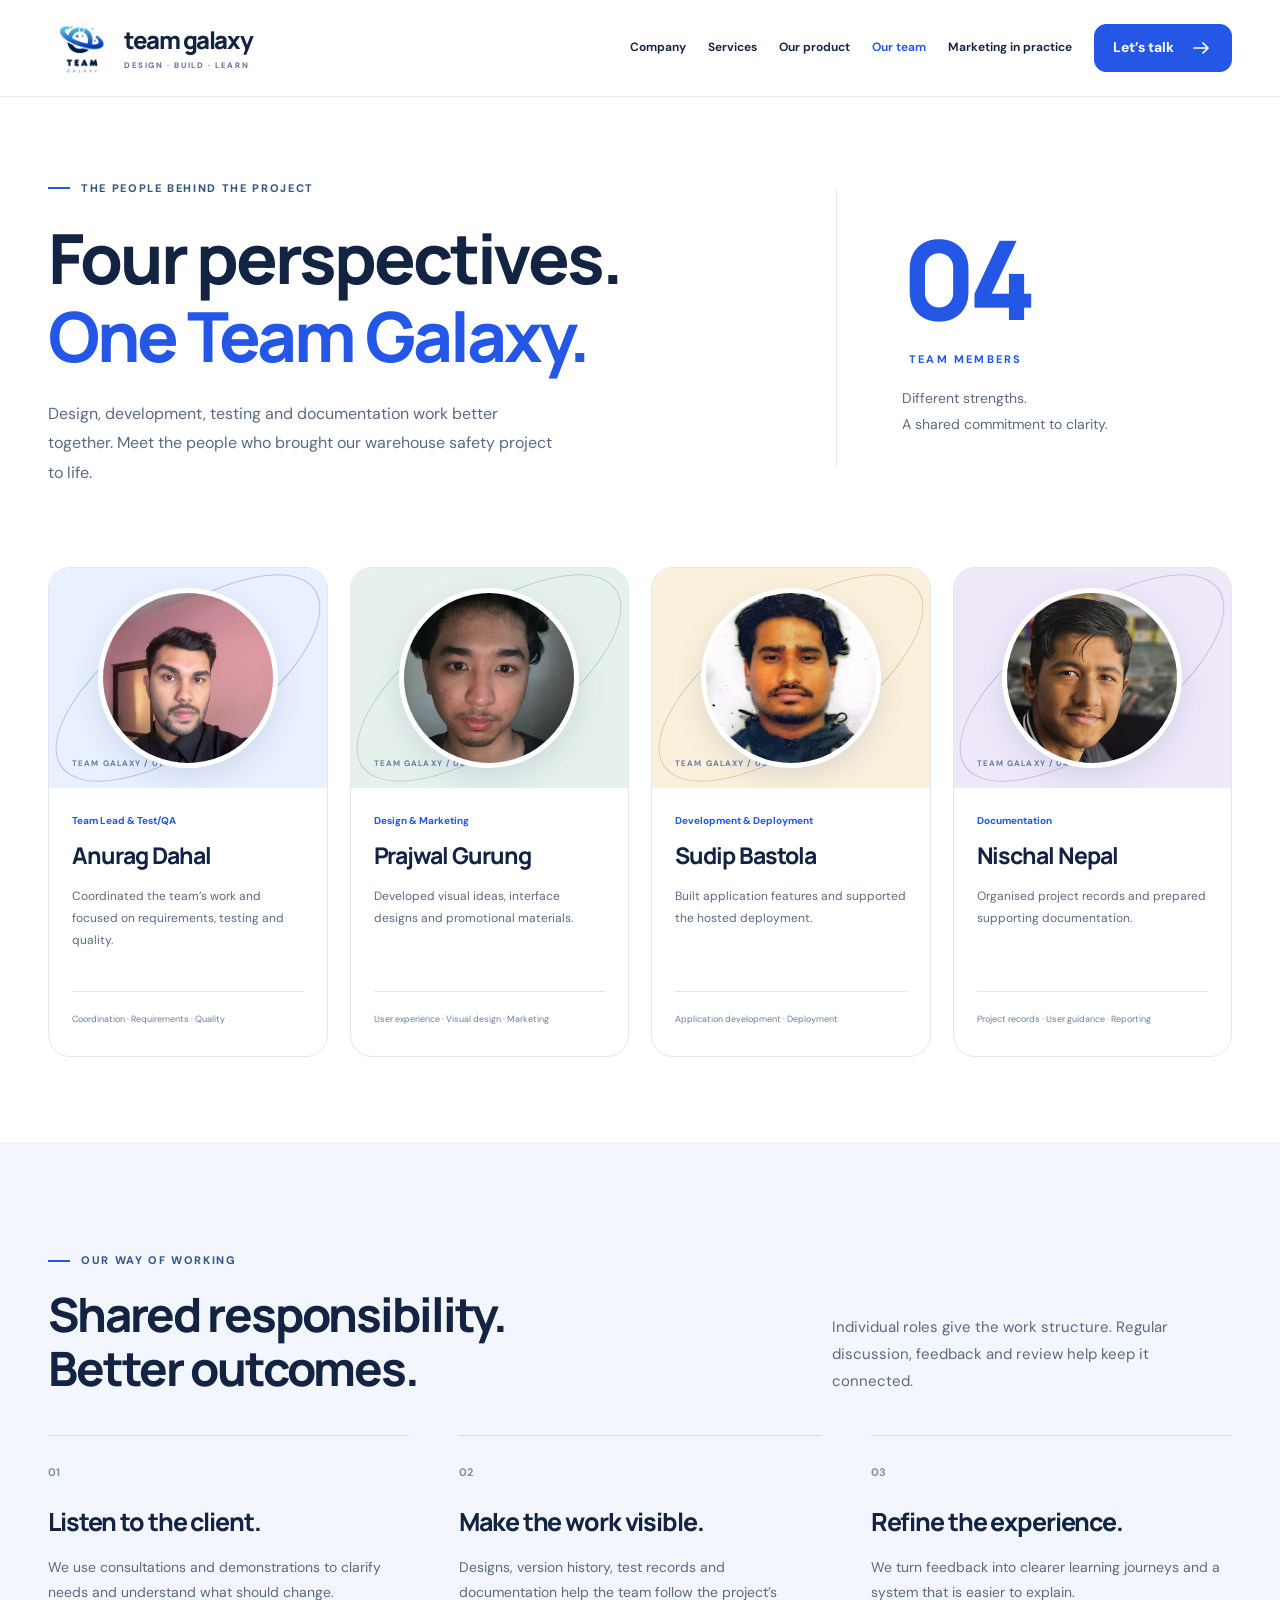
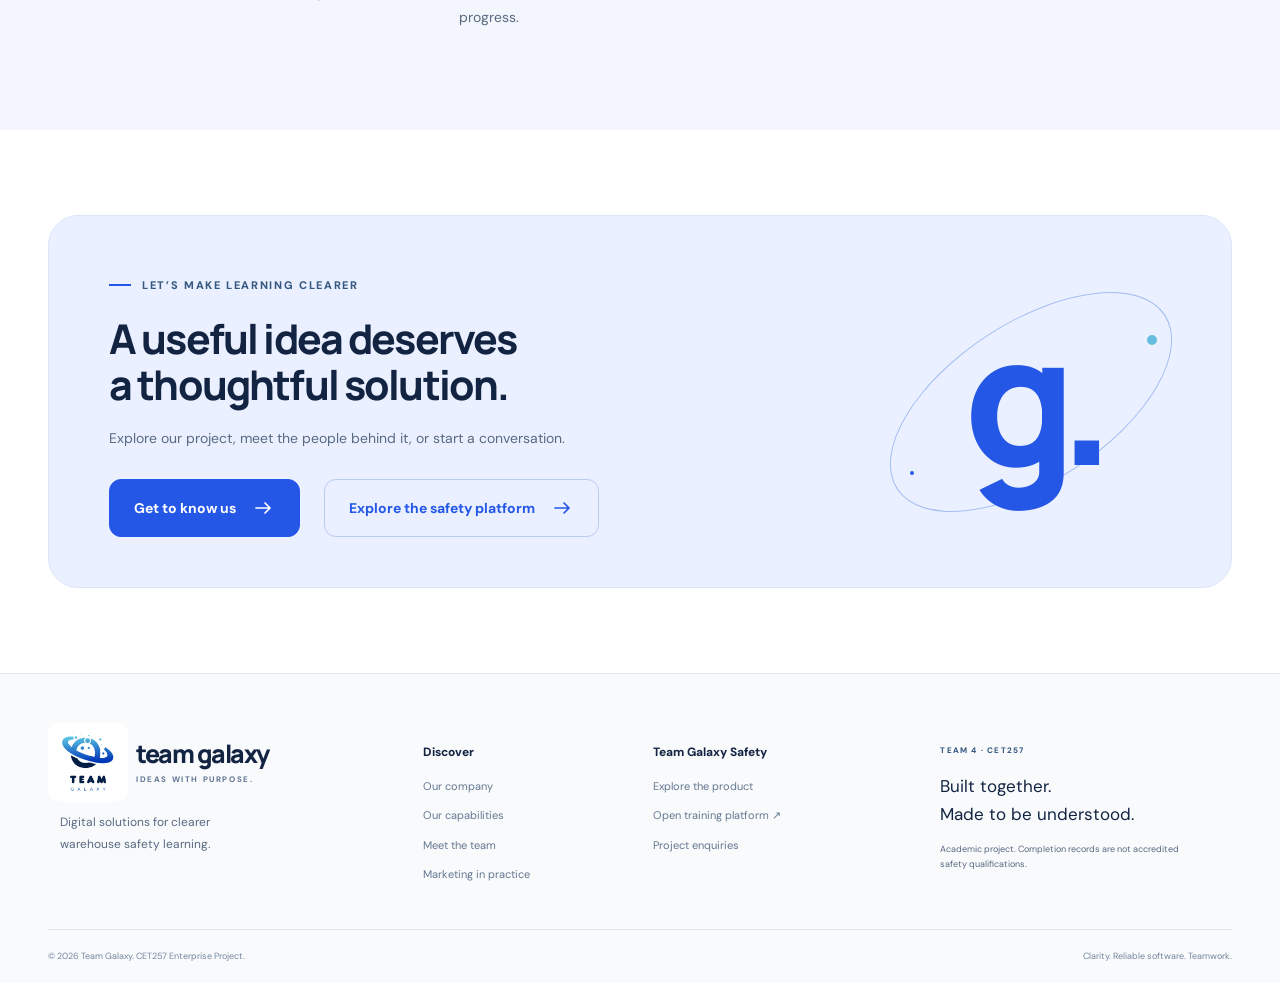
<file: site/team.html>
<!doctype html>
<html lang="en"><head><meta charset="utf-8"><meta name="viewport" content="width=device-width,initial-scale=1"><meta name="theme-color" content="#2457e6"><title>Meet our four-person team | Team Galaxy</title><meta name="description" content="Meet Anurag Dahal, Prajwal Gurung, Sudip Bastola and Nischal Nepal, the four members of Team Galaxy."><meta property="og:title" content="Meet our four-person team | Team Galaxy"><meta property="og:description" content="Meet Anurag Dahal, Prajwal Gurung, Sudip Bastola and Nischal Nepal, the four members of Team Galaxy."><meta property="og:type" content="website"><link rel="icon" href="assets/favicon.svg" type="image/svg+xml"><link rel="stylesheet" href="assets/styles.css"><script src="assets/site.js" defer></script></head><body><a class="skip-link" href="#main">Skip to content</a><header class="site-header"><div class="nav-shell"><a class="brand" href="index.html" aria-label="Team Galaxy home"><img src="assets/team-galaxy-logo.jpg" alt="" width="68" height="68"><span>team galaxy<span class="brand-caption">DESIGN · BUILD · LEARN</span></span></a><button class="menu-toggle" type="button" aria-label="Open navigation" aria-controls="site-navigation" aria-expanded="false"><span></span><span></span><span></span></button><nav id="site-navigation" aria-label="Main navigation"><a href="index.html#company">Company</a><a href="index.html#services">Services</a><a href="product.html">Our product</a><a href="team.html" aria-current="page">Our team</a><a href="marketing.html">Marketing in practice</a><a class="button button-small" href="contact.html">Let’s talk<svg viewBox="0 0 24 24" fill="none" stroke="currentColor" stroke-width="1.7" stroke-linecap="round" stroke-linejoin="round" aria-hidden="true"><path d="M5 12h14m-5-5 5 5-5 5"/></svg></a></nav></div></header><main id="main"><section class="page-hero team-hero container"><div><span class="eyebrow"><span class="label-line"></span>THE PEOPLE BEHIND THE PROJECT</span><h1>Four perspectives.<br><span>One Team Galaxy.</span></h1><p>Design, development, testing and documentation work better together. Meet the people who brought our warehouse safety project to life.</p></div><div class="team-statement"><span class="big-four">04<span>TEAM MEMBERS</span></span><p>Different strengths.<br>A shared commitment to clarity.</p></div></section><section class="container team-section"><div class="members-grid"><article class="member-card member-0"><div class="member-portrait has-photo"><img class="member-photo" src="assets/team/anurag-dahal.jpg" alt="Anurag Dahal, Team Lead and Test/QA" width="180" height="180"><i aria-hidden="true"></i><b class="member-number">TEAM GALAXY / 01</b></div><div class="member-body"><span class="member-role">Team Lead & Test/QA</span><h2>Anurag Dahal</h2><p>Coordinated the team’s work and focused on requirements, testing and quality.</p><span class="member-skills">Coordination · Requirements · Quality</span></div></article><article class="member-card member-1"><div class="member-portrait has-photo"><img class="member-photo" src="assets/team/prajwal-gurung.jpg" alt="Prajwal Gurung, Design and Marketing" width="180" height="180" loading="lazy"><i aria-hidden="true"></i><b class="member-number">TEAM GALAXY / 02</b></div><div class="member-body"><span class="member-role">Design & Marketing</span><h2>Prajwal Gurung</h2><p>Developed visual ideas, interface designs and promotional materials.</p><span class="member-skills">User experience · Visual design · Marketing</span></div></article><article class="member-card member-2"><div class="member-portrait has-photo"><img class="member-photo" src="assets/team/sudip-bastola.jpg" alt="Sudip Bastola, Development and Deployment" width="180" height="180" loading="lazy"><i aria-hidden="true"></i><b class="member-number">TEAM GALAXY / 03</b></div><div class="member-body"><span class="member-role">Development & Deployment</span><h2>Sudip Bastola</h2><p>Built application features and supported the hosted deployment.</p><span class="member-skills">Application development · Deployment</span></div></article><article class="member-card member-3"><div class="member-portrait has-photo"><img class="member-photo" src="assets/team/nischal-nepal.jpg" alt="Nischal Nepal, Documentation" width="180" height="180" loading="lazy"><i aria-hidden="true"></i><b class="member-number">TEAM GALAXY / 04</b></div><div class="member-body"><span class="member-role">Documentation</span><h2>Nischal Nepal</h2><p>Organised project records and prepared supporting documentation.</p><span class="member-skills">Project records · User guidance · Reporting</span></div></article></div></section><section class="section section-tinted"><div class="container"><div class="section-heading"><div><span class="eyebrow"><span class="label-line"></span>OUR WAY OF WORKING</span><h2>Shared responsibility.<br>Better outcomes.</h2></div><p>Individual roles give the work structure. Regular discussion, feedback and review help keep it connected.</p></div><div class="team-values"><article><span>01</span><h3>Listen to the client.</h3><p>We use consultations and demonstrations to clarify needs and understand what should change.</p></article><article><span>02</span><h3>Make the work visible.</h3><p>Designs, version history, test records and documentation help the team follow the project’s progress.</p></article><article><span>03</span><h3>Refine the experience.</h3><p>We turn feedback into clearer learning journeys and a system that is easier to explain.</p></article></div></div></section><section class="cta-section container"><div class="cta-copy"><span class="eyebrow"><span class="label-line"></span>LET’S MAKE LEARNING CLEARER</span><h2>A useful idea deserves<br>a thoughtful solution.</h2><p>Explore our project, meet the people behind it, or start a conversation.</p><div class="actions"><a class="button" href="team.html">Get to know us<svg viewBox="0 0 24 24" fill="none" stroke="currentColor" stroke-width="1.7" stroke-linecap="round" stroke-linejoin="round" aria-hidden="true"><path d="M5 12h14m-5-5 5 5-5 5"/></svg></a><a class="button button-outline" href="https://galaxy-safety-sprint-one.onrender.com" target="_blank" rel="noopener noreferrer">Explore the safety platform<svg viewBox="0 0 24 24" fill="none" stroke="currentColor" stroke-width="1.7" stroke-linecap="round" stroke-linejoin="round" aria-hidden="true"><path d="M5 12h14m-5-5 5 5-5 5"/></svg></a></div></div><div class="cta-orbit" aria-hidden="true"><div class="orbit-ring"></div><span>g.</span><i></i><b></b></div></section></main><footer class="site-footer"><div class="footer-grid"><div class="footer-brand"><a class="brand" href="index.html"><img src="assets/team-galaxy-logo.jpg" alt="Team Galaxy logo" width="80" height="80"><span>team galaxy<span class="brand-caption">IDEAS WITH PURPOSE.</span></span></a><p>Digital solutions for clearer<br>warehouse safety learning.</p></div><div><h2>Discover</h2><a href="index.html#company">Our company</a><a href="index.html#services">Our capabilities</a><a href="team.html">Meet the team</a><a href="marketing.html">Marketing in practice</a></div><div><h2>Team Galaxy Safety</h2><a href="product.html">Explore the product</a><a href="https://galaxy-safety-sprint-one.onrender.com" target="_blank" rel="noopener noreferrer">Open training platform ↗</a><a href="contact.html">Project enquiries</a></div><div class="footer-note"><span class="eyebrow">TEAM 4 · CET257</span><p>Built together.<br>Made to be understood.</p><small>Academic project. Completion records are not accredited safety qualifications.</small></div></div><div class="footer-bottom"><span>© 2026 Team Galaxy. CET257 Enterprise Project.</span><span>Clarity. Reliable software. Teamwork.</span></div></footer><div class="toast" role="status" aria-live="polite"></div></body></html>
</file>
<file: site/assets/styles.css>
@font-face{font-family:Manrope;src:url('fonts/manrope.woff2') format('woff2');font-weight:200 800;font-display:swap}@font-face{font-family:DM Sans;src:url('fonts/dm-sans.woff2') format('woff2');font-weight:100 1000;font-display:swap}
:root{--ink:#132443;--muted:#596a82;--blue:#2457e6;--pale:#f3f6fc;--line:#e1e7f0;--mint:#e3f3ee;--radius:24px;--max:1280px}*{box-sizing:border-box}html{scroll-behavior:smooth;scroll-padding-top:108px}body{margin:0;color:var(--ink);background:#fff;font-family:'DM Sans',sans-serif;font-size:17px;line-height:1.65}h1,h2,h3,p{margin:0}h1,h2,h3{font-family:Manrope,sans-serif;font-weight:750;line-height:1.13;letter-spacing:-.045em}h1{font-size:clamp(42px,5.6vw,80px)}h2{font-size:clamp(32px,3.7vw,49px)}h3{font-size:25px}p{color:var(--muted)}a{color:inherit;text-decoration:none}button,input,textarea{font:inherit}button,a{-webkit-tap-highlight-color:transparent}button{cursor:pointer}svg{width:24px;height:24px;flex-shrink:0}img{display:block;max-width:100%}button:focus-visible,a:focus-visible,summary:focus-visible{outline:3px solid #1b54db;outline-offset:5px}::selection{background:#dce6ff}a:hover{color:var(--blue)}.container{width:min(var(--max),calc(100% - 96px));margin-inline:auto}.section{padding-block:100px}.section-tinted{background:var(--pale)}.eyebrow{display:inline-flex;align-items:center;gap:11px;font-size:11px;font-weight:800;letter-spacing:.15em;line-height:1.7;color:#365880}.label-line{width:22px;height:2px;background:var(--blue)}.small-label{display:block;font-size:11px;font-weight:800;letter-spacing:.14em}.actions{display:flex;align-items:center;gap:24px;flex-wrap:wrap;margin-top:29px}.button{display:inline-flex;justify-content:center;align-items:center;gap:15px;background:var(--blue);color:white;border:1px solid var(--blue);font-size:14px;font-weight:700;padding:16px 24px;border-radius:12px;transition:background .2s,transform .2s;min-height:52px}.button:hover{color:#fff;background:#1846c4;transform:translateY(-2px)}.button-small{padding:11px 18px;min-height:44px}.button-outline{color:var(--blue);background:transparent;border-color:#b9ccef}.button-outline:hover{color:var(--blue);background:#e9efff}.text-link{display:inline-flex;align-items:center;gap:14px;font-weight:750;font-size:14px}.text-link svg{width:19px}.skip-link{position:fixed;top:-80px;left:20px;padding:12px 20px;background:var(--ink);color:white;z-index:100}.skip-link:focus{top:12px}.site-header{position:sticky;top:0;background:#fffffff2;backdrop-filter:blur(16px);border-bottom:1px solid #e9edf5;z-index:20}.nav-shell{width:min(var(--max),calc(100% - 96px));margin:auto;height:96px;display:flex;align-items:center;justify-content:space-between;gap:25px}.brand{display:flex;align-items:center;gap:8px;flex-shrink:0}.brand>span{font-family:Manrope,sans-serif;font-size:24px;letter-spacing:-.06em;font-weight:800;line-height:1.2}.brand img{object-fit:contain;border-radius:12px}.brand-caption{display:block;font-family:'DM Sans',sans-serif;font-size:8px;font-weight:750;letter-spacing:.2em;padding-top:6px;color:#637592}nav{display:flex;align-items:center;gap:28px}nav>a{font-size:13px;font-weight:650;white-space:nowrap}nav>a[aria-current=page]{color:var(--blue)}.menu-toggle{display:none;background:none;border:1px solid var(--line);padding:12px;border-radius:10px;min-height:44px}.menu-toggle span{display:block;background:var(--ink);height:2px;width:20px;margin:4px 0}.hero{display:grid;grid-template-columns:1.04fr 1fr;gap:65px;align-items:center;padding-top:76px;padding-bottom:82px}.hero h1{margin-top:22px;font-size:clamp(46px,5.2vw,74px)}h1>span{color:var(--blue)}.hero-copy>p{max-width:500px;font-size:17px;line-height:1.8;margin-top:24px}.hero-copy .eyebrow{font-size:10px}.hero-footnote{display:flex;gap:16px;align-items:center;margin-top:35px;color:var(--muted);font-size:11px;line-height:1.7}.hero-footnote strong{color:var(--ink);font-weight:650}.mini-avatars{display:flex;padding-left:4px}.mini-avatars i{display:grid;place-items:center;width:34px;height:34px;border:3px solid #fff;border-radius:50%;background:#e7efff;font-weight:800;font-size:9px;font-style:normal;margin-left:-4px}.mini-avatars i:nth-child(2){background:#dfefe9}.mini-avatars i:nth-child(3){background:#fff0d8}.mini-avatars i:nth-child(4){background:#ece5f8}.hero-visual{position:relative;padding:32px 0 28px}.hero-visual:before{content:'';position:absolute;background:radial-gradient(ellipse,#dce8ff 0%,#eff4ff 55%,transparent 72%);inset:-30px -50px;z-index:-1}.visual-tag{display:inline-block;margin:0 0 16px 16px;font-size:10px;letter-spacing:.16em;color:#6480a4;font-weight:750}.product-window{border:1px solid #dce4f0;border-radius:21px;overflow:hidden;box-shadow:0 25px 60px #243d6720;background:white;transform:rotate(-1.5deg)}.window-bar{background:#f7f9fc;padding:12px 16px;display:flex;align-items:center;gap:13px;border-bottom:1px solid #e7edf5;font-size:8px;letter-spacing:.1em;color:#70829c;font-weight:750}.window-dots{display:flex;gap:4px}.window-dots i{width:6px;height:6px;background:#c1cdde;border-radius:50%}.preview-badge{margin-left:auto;letter-spacing:0;background:#e7f1ed;color:#387361;border-radius:20px;padding:3px 7px;font-size:8px}.preview-toolbar{display:flex;align-items:center;gap:10px;padding:17px 19px}.preview-icon{display:grid;place-items:center;background:#edf2ff;color:var(--blue);width:36px;height:36px;border-radius:10px}.preview-icon svg{width:19px}.preview-toolbar strong{display:block;font-size:13px;line-height:1.5}.preview-toolbar>div>span{display:block;font-size:10px;color:var(--muted)}.degree-pill{margin-left:auto;background:#f1f5fb;border:1px solid #d9e2ee;padding:5px 9px;border-radius:8px;font-size:12px;font-weight:750}.warehouse-preview{position:relative;background:#eef3fa;margin:0 14px;border:1px solid #e2e8f1;border-radius:13px;overflow:hidden}.warehouse-preview>img{width:100%;aspect-ratio:1.6;object-fit:cover}.hotspot{position:absolute;border:3px solid white;background:var(--blue);color:white;width:33px;height:33px;display:grid;place-items:center;border-radius:50%;font-weight:800;font-size:12px;box-shadow:0 0 0 6px #2457e626;transition:box-shadow .2s,transform .2s}.hotspot:hover,.hotspot[aria-pressed=true]{box-shadow:0 0 0 9px #2457e62c;transform:scale(1.1)}.hotspot-load{left:47%;top:65%}.hotspot-route{left:66%;top:84%}.hotspot-bench{left:82%;top:69%}.scene-hint{position:absolute;top:13px;left:13px;font-size:9px;background:#ffffffd9;padding:4px 8px;border-radius:6px;color:#4e6482}.preview-lesson{display:flex;align-items:flex-start;gap:10px;padding:18px 20px;min-height:100px}.lesson-icon{display:grid;place-items:center;border-radius:8px;color:#487863;background:#eaf4ef;width:31px;height:31px;flex-shrink:0}.lesson-icon svg{width:17px}.preview-lesson strong{font-size:12px;line-height:1.5;display:block}.preview-lesson p{font-size:10px;line-height:1.7;margin-top:5px}.preview-footer{display:flex;align-items:center;justify-content:space-between;gap:10px;padding:10px 20px;border-top:1px solid #eef1f6;font-size:8px;color:#738199}.preview-footer>span:first-child{display:flex;align-items:center;gap:6px}.preview-footer i{width:5px;height:5px;border-radius:50%;background:#49a989}.floating-note{position:relative;margin:-7px -20px 0 50px;width:fit-content;display:flex;align-items:center;gap:12px;background:#fff;padding:17px 24px;border-radius:16px;border:1px solid var(--line);box-shadow:0 12px 36px #243c6417}.floating-note>svg{width:32px;height:32px;background:#e9f5ee;padding:7px;border-radius:50%;color:#32835c}.floating-note strong{display:block;font-size:12px;line-height:1.5}.floating-note div>span{font-size:10px;color:var(--muted)}.fact-strip{display:grid;grid-template-columns:repeat(4,1fr);padding:28px 0;border-top:1px solid var(--line);border-bottom:1px solid var(--line)}.fact-strip>div{padding:0 24px;border-right:1px solid var(--line);display:flex;align-items:center;gap:18px}.fact-strip>div:first-child{padding-left:0}.fact-strip>div:last-child{border:0}.fact-strip strong{font-family:Manrope,sans-serif;font-size:34px;font-weight:800;letter-spacing:-.06em}.fact-strip span{font-size:11px;max-width:100px;line-height:1.5;color:var(--muted)}.section-heading{display:flex;justify-content:space-between;align-items:flex-end;gap:60px;margin-bottom:40px}.section-heading h2{margin-top:18px}.section-heading>p{width:400px;max-width:43%;font-size:15px;line-height:1.8}.company-grid{display:grid;grid-template-columns:1.2fr 1fr 1fr;gap:20px}.company-grid article{padding:34px;border-radius:var(--radius);min-height:290px;position:relative}.company-grid h3{font-size:25px;line-height:1.32;margin-top:30px;letter-spacing:-.04em}.company-grid p{font-size:13px;line-height:1.8;margin-top:23px}.mission-card{background:var(--blue);color:white}.mission-card .small-label{color:#d3defb}.mission-arrow{position:absolute;right:24px;bottom:15px;font-size:40px;opacity:.8}.vision-card{background:#edf2fb}.values-card{background:#eaf4ee}.services-grid{display:grid;grid-template-columns:repeat(4,1fr);gap:18px}.service-card{padding:28px;background:#fff;border:1px solid #e5eaf3;border-radius:var(--radius);position:relative;display:flex;flex-direction:column}.icon-tile{display:grid;place-items:center;width:48px;height:48px;border:1px solid #dce5f4;background:#f2f6fd;border-radius:13px;color:var(--blue)}.service-number{position:absolute;right:24px;top:28px;color:#8296b4;font-size:11px}.service-card h3{font-size:21px;line-height:1.35;margin-top:27px}.service-card>strong{font-size:12px;line-height:1.8;margin-top:19px}.service-card p{font-size:12px;line-height:1.85;margin-top:10px;margin-bottom:25px}.card-tags{font-size:9px;color:#607696;border-top:1px solid #e4eaf3;padding-top:17px;margin-top:auto;line-height:1.7}.product-feature{display:grid;grid-template-columns:1fr 1fr;gap:86px;align-items:center}.feature-emblem{position:relative;display:flex;flex-direction:column;align-items:center;justify-content:center;min-height:400px;background:radial-gradient(circle,#e4ecfb,#f5f8fc);border:1px solid #e4ebf7;border-radius:32px;overflow:hidden}.feature-emblem:before,.feature-emblem:after{content:'';border:1px solid #cbdcf3;width:340px;height:340px;position:absolute;border-radius:50%;transform:rotate(-20deg) scaleX(1.3)}.feature-emblem:after{width:460px;height:460px;transform:rotate(20deg) scaleX(.8)}.feature-emblem>svg{position:relative;color:var(--blue);width:67px;height:67px;padding:14px;border-radius:20px;background:white;box-shadow:0 8px 25px #37558417;z-index:1}.feature-emblem>span{position:relative;text-align:center;z-index:1;letter-spacing:.18em;font-size:11px;line-height:1.6;margin-top:16px}.feature-emblem strong{font-size:56px;letter-spacing:-.045em;font-family:Manrope,sans-serif;color:#244faa}.emblem-tags{display:flex;gap:9px;margin-top:15px;z-index:1;position:relative}.emblem-tags span{background:#fff;border:1px solid #dae4f3;border-radius:22px;padding:5px 12px;font-size:10px}.feature-copy h2{margin-top:18px;font-size:40px}.feature-copy>p{font-size:15px;line-height:1.8;margin-top:24px}.check-list{padding:0;list-style:none;display:grid;gap:12px;margin:24px 0}.check-list li{display:flex;align-items:flex-start;gap:11px;font-size:13px;color:#445c7a}.check-list svg{width:17px;height:17px;margin-top:3px;color:#2c8567}.process-grid{display:grid;grid-template-columns:repeat(4,1fr);gap:35px;list-style:none;padding:0;margin:0}.process-grid li{position:relative;border-top:1px solid #d4deec;padding-top:22px}.process-grid li>span{color:#788eae;font-size:12px;font-weight:750}.process-grid h3{font-size:22px;margin-top:23px}.process-grid p{font-size:13px;line-height:1.8;margin-top:15px}.cta-section{margin-block:85px;background:#eaf0ff;border:1px solid #dce5fc;border-radius:30px;padding:50px 60px;display:flex;justify-content:space-between;gap:35px;position:relative;overflow:hidden}.cta-copy{position:relative;z-index:1}.cta-copy h2{margin-top:20px;font-size:41px}.cta-copy>p{margin-top:20px;font-size:14px}.cta-orbit{width:280px;position:relative;flex-shrink:0;display:grid;place-items:center}.cta-orbit>span{font-family:Manrope,sans-serif;font-weight:800;font-size:180px;line-height:1;color:var(--blue);letter-spacing:-.1em;transform:translateY(-6px)}.orbit-ring{width:320px;height:160px;border:1px solid #a4bdf1;border-radius:50%;position:absolute;transform:rotate(-33deg)}.cta-orbit i,.cta-orbit b{position:absolute;width:18px;height:18px;background:#67bddb;border:4px solid #eaf0ff;border-radius:50%;right:10px;top:65px}.cta-orbit b{width:12px;height:12px;top:auto;bottom:58px;left:15px;background:var(--blue)}.site-footer{padding:48px 0 0;background:#f8fafc;border-top:1px solid var(--line)}.footer-grid,.footer-bottom{width:min(var(--max),calc(100% - 96px));margin:auto}.footer-grid{display:grid;grid-template-columns:1.15fr .65fr .85fr 1fr;gap:40px;padding-bottom:35px}.footer-brand .brand>span{font-size:25px}.footer-brand>p{font-size:12px;line-height:1.8;margin:10px 0 0 12px}.footer-grid h2{font:750 12px 'DM Sans',sans-serif;letter-spacing:0;margin-top:22px;margin-bottom:17px}.footer-grid>div>a:not(.brand){display:block;font-size:11px;color:#657791;margin-bottom:11px}.footer-note .eyebrow{font-size:8px;margin-top:22px}.footer-note p{font-size:17px;line-height:1.6;color:var(--ink);margin-top:12px}.footer-note small{display:block;font-size:9px;line-height:1.7;color:var(--muted);margin-top:14px;max-width:250px}.footer-bottom{border-top:1px solid var(--line);display:flex;justify-content:space-between;gap:15px;padding-block:19px;font-size:9px;color:#7586a0}.page-hero{display:grid;grid-template-columns:1fr 1fr;gap:75px;align-items:center;padding-top:72px;padding-bottom:80px}.page-hero h1{margin-top:22px;font-size:clamp(46px,5.4vw,74px)}.page-hero>div>p{font-size:16px;line-height:1.85;max-width:510px;margin-top:23px}.page-hero p.micro-note{font-size:11px;margin-top:19px}.product-hero-visual .product-window{transform:rotate(1.4deg)}.journey-grid{display:grid;grid-template-columns:repeat(4,1fr);gap:25px;list-style:none;margin:0;padding:0}.journey-grid li>span{display:grid;place-items:center;background:white;border:1px solid #dce5f2;color:var(--blue);width:48px;height:48px;border-radius:14px}.journey-grid h3{font-size:20px;line-height:1.35;margin-top:25px}.journey-grid p{font-size:13px;line-height:1.85;margin-top:16px}.topics-grid{display:grid;grid-template-columns:repeat(3,1fr);gap:22px}.topic-card{padding:32px;border:1px solid var(--line);border-radius:var(--radius);position:relative;display:flex;flex-direction:column;align-items:flex-start}.topic-index{position:absolute;top:38px;right:28px;color:#8da0ba;font-size:12px}.topic-card h3{font-size:25px;margin-top:28px}.topic-card>strong{font-size:13px;font-weight:650;margin-top:16px}.topic-card p{font-size:13px;line-height:1.8;margin-top:12px;margin-bottom:25px}.topic-format{font-size:10px;line-height:1.6;padding:5px 11px;background:#edf2fc;border-radius:20px;color:#50709d;margin-top:auto}.topic-1 .icon-tile,.topic-4 .icon-tile{color:#86773c;background:#fcf8eb;border-color:#f0e7ce}.topic-2 .icon-tile,.topic-3 .icon-tile{color:#3e816b;background:#edf5ef;border-color:#dcebe1}.topic-5 .icon-tile{color:#8469ae;background:#f5f0fc;border-color:#e7ddf1}.roles-grid{display:grid;grid-template-columns:repeat(3,1fr);gap:24px}.roles-grid article{background:white;border:1px solid var(--line);border-radius:20px;padding:32px}.role-chip{font-size:9px;letter-spacing:.1em;font-weight:800;color:var(--blue);background:#eaf0ff;padding:5px 9px;border-radius:7px}.roles-grid h3{font-size:24px;line-height:1.3;margin-top:24px}.roles-grid p{font-size:13px;line-height:1.8;margin-top:18px}.faq-section{display:grid;grid-template-columns:1fr 1.5fr;gap:85px}.faq-section h2{margin-top:20px}.faq-list details{border-bottom:1px solid var(--line);padding:23px 0}.faq-list details:first-child{padding-top:5px}.faq-list summary{list-style:none;display:flex;align-items:center;justify-content:space-between;gap:15px;font-size:15px;font-weight:750;cursor:pointer}.faq-list summary::-webkit-details-marker{display:none}.faq-list summary svg{width:17px;height:17px;color:#6f89af;transition:transform .2s}.faq-list details[open] summary svg{transform:rotate(45deg)}.faq-list p{font-size:13px;line-height:1.85;margin-top:18px;padding-right:30px}.team-hero{grid-template-columns:1.8fr 1fr}.team-statement{padding:40px 0 30px 65px;border-left:1px solid var(--line)}.big-four{display:block;font-family:Manrope,sans-serif;font-size:110px;color:var(--blue);font-weight:800;line-height:.9;letter-spacing:-.06em}.big-four>span{display:block;font:750 11px 'DM Sans',sans-serif;letter-spacing:.2em;margin:24px 0 0 7px}.team-hero .team-statement>p{margin-top:20px;font-size:14px;line-height:1.8}.team-section{padding-bottom:85px}.members-grid{display:grid;grid-template-columns:repeat(4,1fr);gap:22px}.member-card{border:1px solid var(--line);border-radius:22px;overflow:hidden;background:white}.member-portrait{height:220px;background:#e9f0ff;display:grid;place-items:center;position:relative;overflow:hidden}.member-portrait>span{font-family:Manrope,sans-serif;font-size:63px;letter-spacing:-.07em;color:#4468b4;font-weight:700;z-index:1;background:#f9fbff;border:1px solid #cfddf4;width:120px;height:120px;border-radius:50%;display:grid;place-items:center;box-shadow:0 10px 25px #415e9020}.member-portrait>i{position:absolute;width:310px;height:130px;border-radius:50%;border:1px solid #afc3e8;transform:rotate(-35deg)}.member-number{position:absolute;bottom:18px;left:23px;font-size:8px;font-weight:700;letter-spacing:.14em;color:#637da4}.member-1 .member-portrait{background:#e6f1ec}.member-1 .member-portrait>span{color:#4d8a76;border-color:#c5dfd2;background:#f5fbf8}.member-1 .member-portrait>i{border-color:#b7d5c7}.member-2 .member-portrait{background:#fbf0db}.member-2 .member-portrait>span{color:#aa8745;background:#fffbf2;border-color:#ead9b8}.member-2 .member-portrait>i{border-color:#e0cda6}.member-3 .member-portrait{background:#efe8f9}.member-3 .member-portrait>span{color:#8970b5;background:#faf6ff;border-color:#dbceee}.member-3 .member-portrait>i{border-color:#ccbbe5}.member-body{padding:25px 23px 28px}.member-role{font-size:10px;font-weight:750;color:var(--blue);line-height:1.6;display:block}.member-body h2{font-size:23px;line-height:1.35;margin-top:11px}.member-body p{font-size:12px;line-height:1.8;margin-top:15px;min-height:87px}.member-skills{display:block;padding-top:20px;border-top:1px solid var(--line);font-size:9px;line-height:1.7;color:#6a7f9d;margin-top:18px}.team-values{display:grid;grid-template-columns:repeat(3,1fr);gap:50px}.team-values article{border-top:1px solid #d5dfec;padding-top:20px}.team-values article>span{font-size:11px;font-weight:750;color:#7a91b2}.team-values h3{font-size:25px;line-height:1.3;margin-top:22px}.team-values p{font-size:14px;line-height:1.8;margin-top:16px}.contact-hero{grid-template-columns:1.6fr 1fr}.contact-art{background:radial-gradient(circle,#e5edfc,#f4f7fc);border:1px solid var(--line);border-radius:30px;min-height:285px;display:flex;flex-direction:column;align-items:center;justify-content:center;gap:25px}.contact-art svg{width:64px;height:64px;color:var(--blue)}.contact-art span{font-size:13px;font-weight:750;letter-spacing:.13em;text-align:center;line-height:1.9;color:#5b79a8}.contact-options{display:grid;grid-template-columns:1fr 1fr;gap:25px}.contact-card{padding:40px;border:1px solid var(--line);border-radius:var(--radius);background:#fafcff;display:flex;flex-direction:column;align-items:flex-start}.contact-card>.small-label{margin-top:24px;font-size:9px;color:#6c84a6}.contact-card h2{font-size:31px;line-height:1.3;margin-top:16px}.contact-card p{font-size:15px;line-height:1.85;margin-top:20px;margin-bottom:25px}.contact-card .button{margin-top:auto}.contact-card small{font-size:10px;line-height:1.8;color:#69809e;margin-top:20px}.conversation-note{display:grid;grid-template-columns:1fr 1fr;gap:65px;padding:40px;background:#edf3fc;border-radius:24px;align-items:center}.conversation-note h2{font-size:34px;margin-top:20px}.conversation-note .check-list{margin:0;gap:20px}.toast{position:fixed;bottom:24px;left:50%;transform:translate(-50%,20px);opacity:0;pointer-events:none;padding:12px 22px;background:#1c3358;color:white;border-radius:12px;font-size:13px;transition:.2s;z-index:50}.toast.visible{transform:translate(-50%,0);opacity:1}
@media(min-width:1600px){.hero{padding-top:110px;padding-bottom:105px}.hero h1{font-size:78px}.hero-visual{padding-left:10px}.hero-copy>p{font-size:18px}.fact-strip span{font-size:12px}}
@media(max-width:1100px){.container,.nav-shell,.footer-grid,.footer-bottom{width:calc(100% - 64px)}nav{gap:20px}.hero,.page-hero{gap:38px}.hero h1,.page-hero h1{font-size:clamp(42px,5.8vw,65px)}.hero{padding-top:55px;padding-bottom:65px}.hero-copy>p{font-size:15px}.floating-note{margin-left:15px;padding:14px 20px}.fact-strip>div{padding-inline:16px;gap:12px}.fact-strip strong{font-size:29px}.services-grid{grid-template-columns:repeat(2,1fr)}.service-card h3{font-size:24px}.service-card p{font-size:14px}.card-tags{font-size:10px}.company-grid article{padding:26px}.company-grid h3{font-size:22px}.product-feature{gap:50px}.feature-copy h2{font-size:33px}.cta-section{padding:40px}.cta-copy h2{font-size:36px}.cta-orbit{width:215px}.orbit-ring{width:260px;height:140px}.cta-orbit>span{font-size:145px}.members-grid{grid-template-columns:repeat(2,1fr);gap:28px}.member-portrait{height:240px}.member-body p{min-height:50px;font-size:14px}.member-body h2{font-size:27px}.footer-grid{gap:25px}.faq-section{gap:45px}.team-statement{padding-left:40px}.journey-grid{grid-template-columns:repeat(2,1fr);gap:40px}.topics-grid{grid-template-columns:repeat(2,1fr)}.roles-grid article{padding:25px}.contact-card{padding:30px}}
@media(max-width:800px){.nav-shell{height:82px}.brand img{width:59px;height:59px}.brand>span{font-size:23px}.menu-toggle{display:block}nav{display:none;position:absolute;top:81px;left:0;right:0;background:white;border-bottom:1px solid var(--line);padding:25px 32px;align-items:stretch;flex-direction:column;gap:0;box-shadow:0 15px 30px #15325210}nav a{padding:13px 0;font-size:15px}nav .button{margin-top:12px;padding:13px}.navigation-open nav{display:flex}.hero,.page-hero{grid-template-columns:1fr;gap:24px}.hero-copy>p,.page-hero>div>p{max-width:610px}.hero h1,.page-hero h1{font-size:62px}.hero-visual{max-width:590px;width:100%;margin:auto}.hero{padding-top:52px}.hero-visual:before{inset:0 -20px}.hero-footnote{margin-top:25px}.fact-strip{grid-template-columns:repeat(2,1fr);row-gap:28px}.fact-strip>div:nth-child(2){border:0}.fact-strip>div:nth-child(3){padding-left:0}.fact-strip span{max-width:none}.section{padding-block:72px}.section-heading{display:block;margin-bottom:32px}.section-heading>p{width:auto;max-width:580px;margin-top:24px}.company-grid{grid-template-columns:1fr 1fr}.mission-card{grid-column:1/-1}.company-grid article{min-height:250px;padding:30px}.company-grid h3{font-size:27px}.mission-card h3{max-width:480px;margin-top:25px}.company-grid p{font-size:14px}.product-feature{grid-template-columns:1fr;gap:36px}.feature-emblem{min-height:320px}.feature-copy h2{font-size:39px}.process-grid{grid-template-columns:repeat(2,1fr);gap:35px}.cta-section{margin-block:60px}.cta-orbit{display:none}.cta-copy h2{font-size:39px}.cta-copy>p{font-size:15px}.footer-grid{grid-template-columns:1fr 1fr;gap:30px}.footer-note .eyebrow{margin-top:10px}.footer-grid>div>a:not(.brand){font-size:12px}.footer-brand>p{font-size:13px}.page-hero{padding-top:50px;padding-bottom:55px}.product-hero-visual{max-width:570px;margin:25px auto 0;width:100%}.roles-grid{grid-template-columns:1fr}.roles-grid h3{margin-top:20px}.roles-grid p{font-size:14px}.faq-section{grid-template-columns:1fr;gap:35px}.team-hero{grid-template-columns:1fr}.team-statement{display:flex;align-items:center;gap:40px;border-left:0;border-top:1px solid var(--line);padding:30px 0 0;margin-top:15px}.big-four{font-size:72px}.big-four>span{font-size:9px;margin-top:14px}.team-hero .team-statement>p{margin-top:0}.team-section{padding-bottom:65px}.team-values{gap:25px}.team-values h3{font-size:22px}.team-values p{font-size:13px}.contact-hero{grid-template-columns:1fr}.contact-art{display:none}.contact-card h2{font-size:27px}.conversation-note{grid-template-columns:1fr;gap:35px}.footer-bottom{flex-wrap:wrap}}
@media(max-width:520px){html{scroll-padding-top:90px}.container,.nav-shell,.footer-grid,.footer-bottom{width:calc(100% - 40px)}.nav-shell{height:76px}nav{top:75px;padding-inline:20px}.brand img{width:52px;height:52px}.brand>span{font-size:21px}.brand-caption{font-size:7px}.hero{padding-top:40px;padding-bottom:42px;gap:15px}.hero h1,.page-hero h1{font-size:45px;line-height:1.14}.hero-copy .eyebrow{font-size:8px;letter-spacing:.13em}.hero-copy>p,.page-hero>div>p{font-size:15px;margin-top:22px}.actions{gap:18px;margin-top:24px}.button{font-size:12px;padding:13px 17px;gap:10px;min-height:48px}.text-link{font-size:12px;gap:9px}.hero-footnote{gap:12px;font-size:9px}.mini-avatars i{width:29px;height:29px;font-size:8px}.hero-visual{padding-top:25px;padding-bottom:0}.visual-tag{font-size:8px;margin-left:8px;margin-bottom:12px}.window-bar{font-size:6px;padding:10px;gap:8px}.preview-badge{font-size:7px;padding:3px 5px}.preview-toolbar{padding:14px}.preview-toolbar strong{font-size:12px}.preview-toolbar>div>span{font-size:9px}.preview-icon{width:30px;height:30px}.warehouse-preview{margin-inline:10px}.hotspot{width:29px;height:29px;font-size:10px;border-width:2px}.scene-hint{font-size:7px;padding:3px 5px;left:9px;top:9px}.preview-lesson{padding:16px 14px;min-height:96px}.preview-lesson strong{font-size:11px}.preview-lesson p{font-size:9px}.preview-footer{padding:10px 14px;font-size:7px}.floating-note{margin:13px 0 0 auto;padding:12px 17px;border-radius:13px}.floating-note strong{font-size:11px}.floating-note div>span{font-size:9px}.fact-strip{padding-block:25px;row-gap:25px}.fact-strip>div{gap:11px;padding-inline:14px}.fact-strip strong{font-size:28px}.fact-strip span{font-size:10px;max-width:100px}.section{padding-block:55px}.section-heading h2,h2{font-size:33px}.section-heading>p{font-size:14px;line-height:1.8}.eyebrow{font-size:9px;letter-spacing:.13em}.company-grid{grid-template-columns:1fr;gap:16px}.company-grid article{min-height:230px;padding:28px}.company-grid h3{font-size:27px;margin-top:23px}.company-grid p{font-size:14px;margin-top:20px}.services-grid{grid-template-columns:1fr;gap:16px}.service-card{padding:27px}.service-card h3{font-size:24px;margin-top:24px}.service-card>strong{font-size:13px}.service-card p{font-size:14px;margin-bottom:22px}.card-tags{font-size:10px}.feature-copy h2{font-size:32px}.feature-copy>p{font-size:14px}.feature-emblem{min-height:300px;border-radius:22px}.check-list li{font-size:12px}.process-grid{gap:25px}.process-grid h3{font-size:21px}.process-grid p{font-size:12px}.cta-section{padding:28px 24px;border-radius:23px;margin-block:45px;width:calc(100% - 40px)}.cta-copy h2{font-size:29px}.cta-copy>p{font-size:13px}.cta-section .actions{align-items:stretch;flex-direction:column;gap:12px}.cta-section .button{width:100%}.site-footer{padding-top:32px}.footer-grid{gap:26px;padding-bottom:28px}.footer-brand{grid-column:1/-1}.footer-brand .brand>span{font-size:28px}.footer-brand .brand img{width:70px;height:70px}.footer-brand>p{margin-left:12px}.footer-note{grid-column:1/-1;border-top:1px solid var(--line);padding-top:16px}.footer-note p{font-size:17px}.footer-note small{max-width:100%;font-size:10px}.footer-grid h2{margin-top:0;font-size:13px}.footer-grid>div>a:not(.brand){font-size:12px}.footer-bottom{font-size:8px;gap:8px;line-height:1.6}.page-hero{padding-block:40px}.product-hero-visual{margin-top:12px}.journey-grid{grid-template-columns:1fr;gap:28px}.journey-grid li{padding-bottom:25px;border-bottom:1px solid var(--line)}.journey-grid li:last-child{border-bottom:0;padding-bottom:0}.journey-grid h3{margin-top:17px;font-size:23px}.journey-grid p{font-size:14px;margin-top:12px}.topics-grid{grid-template-columns:1fr;gap:18px}.topic-card{padding:28px}.topic-card h3{font-size:26px}.topic-card>strong{font-size:14px}.topic-card p{font-size:14px}.topic-format{font-size:11px}.roles-grid{gap:18px}.roles-grid article{padding:27px}.roles-grid h3{font-size:26px}.faq-list summary{font-size:14px}.faq-list p{font-size:13px;padding-right:0}.members-grid{grid-template-columns:1fr;gap:23px}.member-portrait{height:230px}.member-body{padding:27px}.member-body h2{font-size:29px}.member-role{font-size:12px}.member-body p{font-size:14px;min-height:0}.member-skills{font-size:11px}.team-statement{gap:30px}.team-values{grid-template-columns:1fr;gap:32px}.team-values h3{font-size:26px}.team-values p{font-size:14px}.contact-options{grid-template-columns:1fr;gap:20px}.contact-card{padding:28px}.contact-card h2{font-size:28px}.contact-card p{font-size:14px}.contact-card small{font-size:11px}.conversation-note{padding:28px}.conversation-note h2{font-size:28px}.conversation-note .check-list li{font-size:13px}}
@media(prefers-reduced-motion:reduce){html{scroll-behavior:auto}*,*:before,*:after{transition:none!important;animation:none!important}}
/* Keep the opening message and its actions close to the top on wide displays. */
@media(min-width:1101px){.hero{padding-top:38px;padding-bottom:52px}.hero h1{font-size:68px}.hero-visual{padding-top:16px;padding-bottom:8px}.hero .warehouse-preview>img{aspect-ratio:1.95}.hero .floating-note{padding:12px 20px}.hero-copy>p{font-size:16px}}
.marketing-hero{grid-template-columns:1.4fr 1fr}.marketing-plan-card{border:1px solid #d6e2f7;background:#edf3ff;border-radius:28px;padding:35px}.marketing-plan-card>.small-label{color:#617daa}.marketing-plan-card h2{font-size:33px;line-height:1.25;margin-top:23px}.marketing-plan-card ol{list-style:none;padding:0;display:grid;gap:18px;margin:25px 0}.marketing-plan-card li{display:flex;gap:16px;align-items:flex-start}.marketing-plan-card li>span{font-size:11px;font-weight:750;color:var(--blue);border:1px solid #c9d8f3;background:#fff;padding:5px 9px;border-radius:7px}.marketing-plan-card li strong{display:block;font-size:13px}.marketing-plan-card li p{font-size:12px;margin-top:3px}.budget-label{font-size:10px;display:block;border-top:1px solid #cfddf3;padding-top:18px;color:#5e789d}.marketing-examples{display:grid;grid-template-columns:repeat(2,1fr);gap:24px}.marketing-example{border:1px solid var(--line);border-radius:24px;padding:32px;display:flex;flex-direction:column;align-items:flex-start}.example-top{display:flex;justify-content:space-between;align-items:center;width:100%;gap:15px}.example-number{font-size:12px;color:#7891b3;font-weight:750}.activity-status{font-size:10px;font-weight:650;color:#357c61;background:#edf7f1;padding:4px 10px;border-radius:20px}.marketing-example h3{font-size:27px;margin-top:25px;line-height:1.25}.example-copy{margin:25px 0 27px}.example-copy>span{font-size:9px;font-weight:800;letter-spacing:.13em;color:#7288a6}.example-copy p{font-size:14px;line-height:1.8;margin:7px 0 17px}.marketing-example .text-link{margin-top:auto}.marketing-targets{display:grid;grid-template-columns:repeat(3,1fr);gap:25px}.marketing-targets article{background:#fff;border:1px solid var(--line);border-radius:22px;padding:30px}.planned-status{display:inline-block;color:#86703d;background:#fbf3df;border-radius:20px;padding:4px 12px;font-size:10px;font-weight:750}.marketing-targets strong{display:block;font:800 60px Manrope,sans-serif;letter-spacing:-.05em;color:var(--blue);margin-top:15px}.marketing-targets h3{font-size:23px;margin-top:10px}.marketing-targets p{font-size:13px;line-height:1.8;margin-top:16px}.marketing-timeline{margin-top:50px}.marketing-evaluation{display:grid;grid-template-columns:1fr 1fr;gap:70px;align-items:center}.marketing-evaluation h2{margin-top:20px}.marketing-evaluation>div>p{font-size:15px;line-height:1.8;margin-top:24px}.marketing-honesty{background:#f4f7fc;border:1px solid var(--line);border-radius:24px;padding:32px}.marketing-honesty h3{font-size:25px}.marketing-honesty .check-list{color:#3f806a}.marketing-evaluation .marketing-honesty p{font-size:13px;margin-top:17px}.plan-download{border:1px solid #d3dff5;background:#edf3ff;border-radius:26px;display:flex;align-items:center;justify-content:space-between;gap:40px;padding:42px}.plan-download h2{font-size:34px;margin-top:18px}.plan-download p{font-size:14px;line-height:1.8;margin-top:18px;max-width:620px}.plan-download .button{flex-shrink:0}.marketing-budget-note{padding-block:32px 65px}.marketing-budget-note p{font-size:12px;line-height:1.8}nav{gap:22px}nav>a{font-size:12px}
@media(min-width:801px) and (max-width:1000px){.menu-toggle{display:block}nav{display:none;position:absolute;top:95px;left:0;right:0;background:white;border-bottom:1px solid var(--line);padding:25px 32px;align-items:stretch;flex-direction:column;gap:0;box-shadow:0 15px 30px #15325210}nav a{padding:13px 0;font-size:15px}nav .button{margin-top:12px;padding:13px}.navigation-open nav{display:flex}}
@media(max-width:800px){.marketing-hero{grid-template-columns:1fr}.marketing-plan-card{padding:30px;margin-top:18px}.marketing-plan-card h2{font-size:31px}.marketing-evaluation{grid-template-columns:1fr;gap:32px}.plan-download{flex-direction:column;align-items:flex-start;padding:32px}.marketing-targets{gap:16px}.marketing-targets article{padding:23px}.marketing-targets h3{font-size:20px}.marketing-examples{gap:18px}.marketing-example{padding:26px}.marketing-example h3{font-size:24px}}
@media(max-width:520px){.marketing-examples,.marketing-targets{grid-template-columns:1fr}.marketing-example h3{font-size:27px}.marketing-plan-card h2{font-size:29px}.marketing-plan-card li strong{font-size:14px}.marketing-plan-card li p{font-size:13px}.activity-status{font-size:9px}.marketing-example p{font-size:14px}.marketing-targets h3{font-size:25px}.marketing-targets p{font-size:14px}.marketing-honesty{padding:26px}.plan-download{padding:28px}.plan-download h2{font-size:29px}.plan-download .button{width:100%}.marketing-budget-note p{font-size:12px}.marketing-timeline{grid-template-columns:1fr;gap:25px}nav>a{font-size:15px}}
.member-portrait .member-photo{position:relative;z-index:1;width:180px;height:180px;border-radius:50%;object-fit:cover;object-position:50% 56%;border:5px solid #fff;box-shadow:0 10px 28px #34588924;background:#f4f7fc}
@media(max-width:1100px){.member-portrait .member-photo{width:190px;height:190px}}
@media(max-width:520px){.member-portrait .member-photo{width:185px;height:185px}}

.member-1 .member-photo{object-position:50% 36%}.member-2 .member-photo{object-position:50% 42%}.member-3 .member-photo{object-position:50% 50%}
</file>
